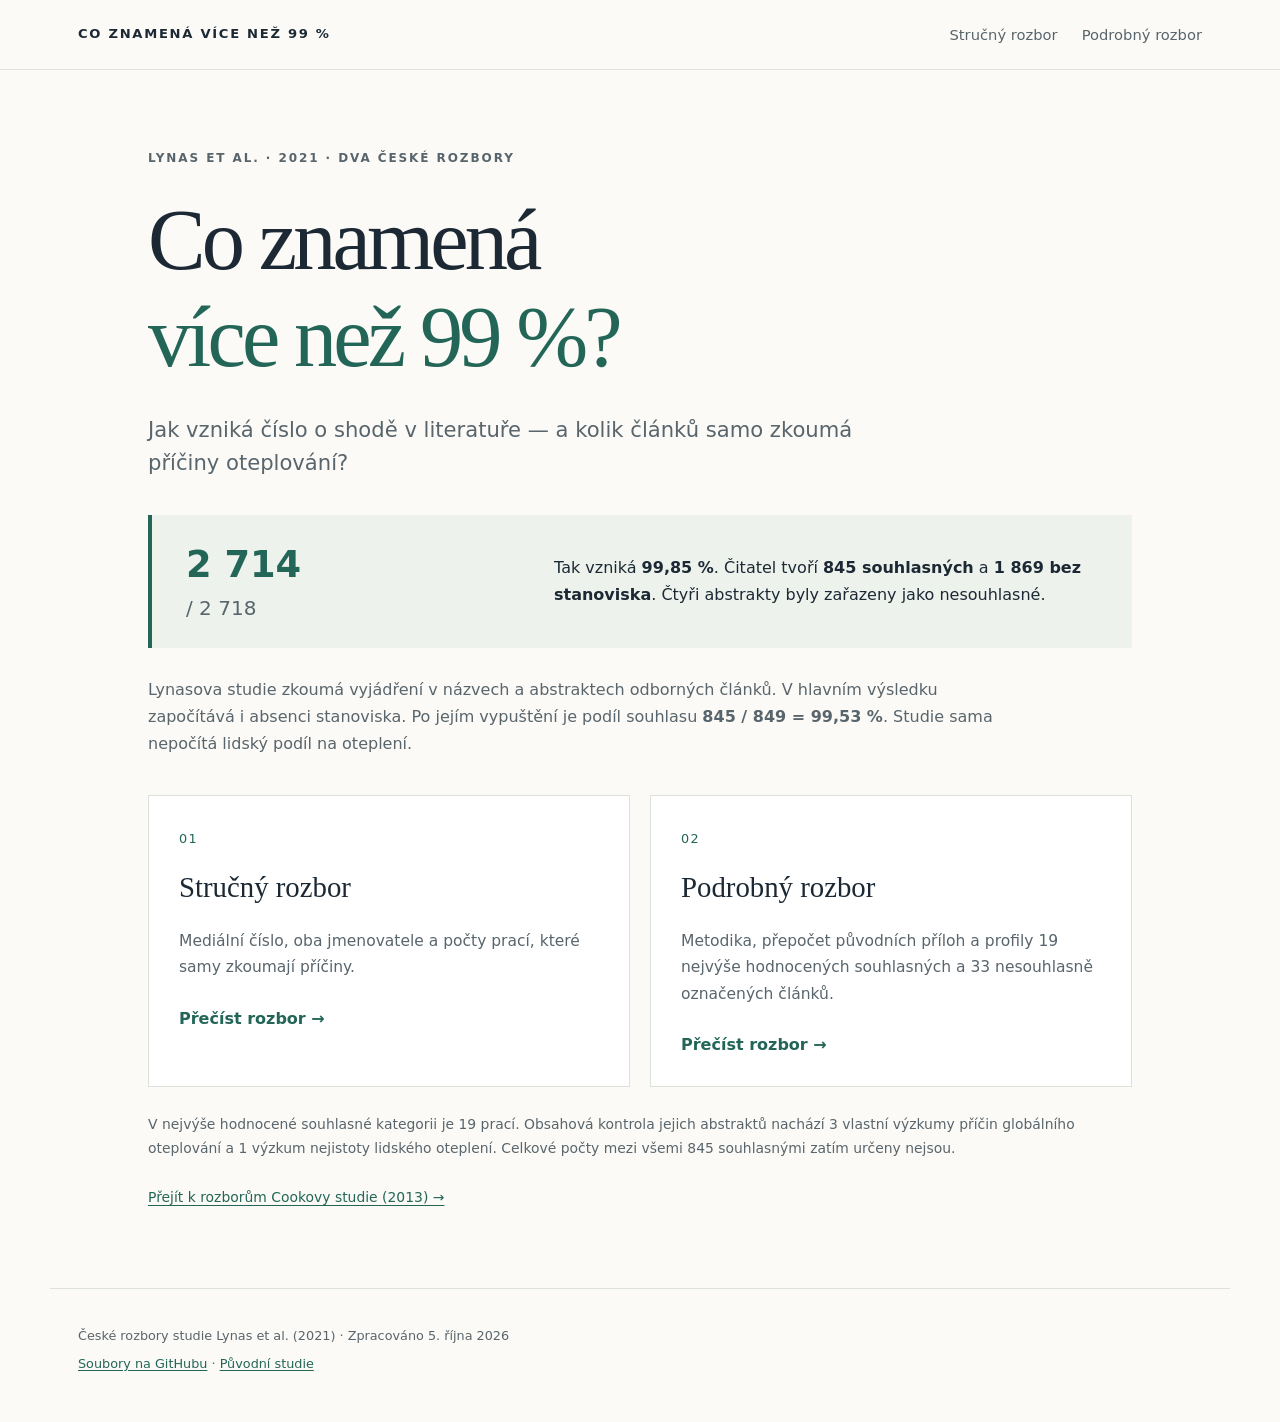
<file: index.html>
<!doctype html>
<html lang="cs"><head><meta charset="utf-8"><meta name="viewport" content="width=device-width, initial-scale=1"><meta name="description" content="Český rozbor čísla více než 99 %: souhlas, absence stanoviska a vlastní výzkum příčin v Lynasově studii z roku 2021."><meta name="color-scheme" content="light"><title>Dva rozbory Lynasovy studie — Co znamená více než 99 %</title><link rel="stylesheet" href="styles.css"></head><body><a class="skip" href="#main">Přejít na obsah</a><header class="site-header"><div class="nav-wrap"><a class="brand" href="index.html">CO ZNAMENÁ VÍCE NEŽ 99 %</a><nav aria-label="Hlavní navigace"><a href="strucny-rozbor.html" >Stručný rozbor</a><a href="podrobny-rozbor.html" >Podrobný rozbor</a></nav></div></header><main id="main" class="home"><div class="eyebrow">LYNAS ET AL. · 2021 · DVA ČESKÉ ROZBORY</div><h1>Co znamená<br><span>více než 99 %?</span></h1><p class="lead">Jak vzniká číslo o shodě v literatuře — a kolik článků samo zkoumá příčiny oteplování?</p><div class="overview"><div class="number">2 714 <span>/ 2 718</span></div><p>Tak vzniká <strong>99,85 %</strong>. Čitatel tvoří <strong>845 souhlasných</strong> a <strong>1 869 bez stanoviska</strong>. Čtyři abstrakty byly zařazeny jako nesouhlasné.</p></div><p class="intro">Lynasova studie zkoumá vyjádření v názvech a abstraktech odborných článků. V hlavním výsledku započítává i absenci stanoviska. Po jejím vypuštění je podíl souhlasu <strong>845 / 849 = 99,53 %</strong>. Studie sama nepočítá lidský podíl na oteplení.</p><div class="cards"><a class="card" href="strucny-rozbor.html"><span class="card-number">01</span><h2>Stručný rozbor</h2><p>Mediální číslo, oba jmenovatele a počty prací, které samy zkoumají příčiny.</p><span class="card-link">Přečíst rozbor →</span></a><a class="card" href="podrobny-rozbor.html"><span class="card-number">02</span><h2>Podrobný rozbor</h2><p>Metodika, přepočet původních příloh a profily 19 nejvýše hodnocených souhlasných a 33 nesouhlasně označených článků.</p><span class="card-link">Přečíst rozbor →</span></a></div><p class="home-note">V nejvýše hodnocené souhlasné kategorii je 19 prací. Obsahová kontrola jejich abstraktů nachází 3 vlastní výzkumy příčin globálního oteplování a 1 výzkum nejistoty lidského oteplení. Celkové počty mezi všemi 845 souhlasnými zatím určeny nejsou.</p><p class="home-note"><a href="https://nabiknab-eng.github.io/cook-2013-rozbory/">Přejít k rozborům Cookovy studie (2013) →</a></p></main><footer class="site-footer"><p>České rozbory studie Lynas et al. (2021) · Zpracováno 5. října 2026</p><p><a href="https://github.com/nabiknab-eng/lynas-2021-rozbory">Soubory na GitHubu</a> · <a href="https://doi.org/10.1088/1748-9326/ac2966">Původní studie</a></p></footer></body></html>
</file>
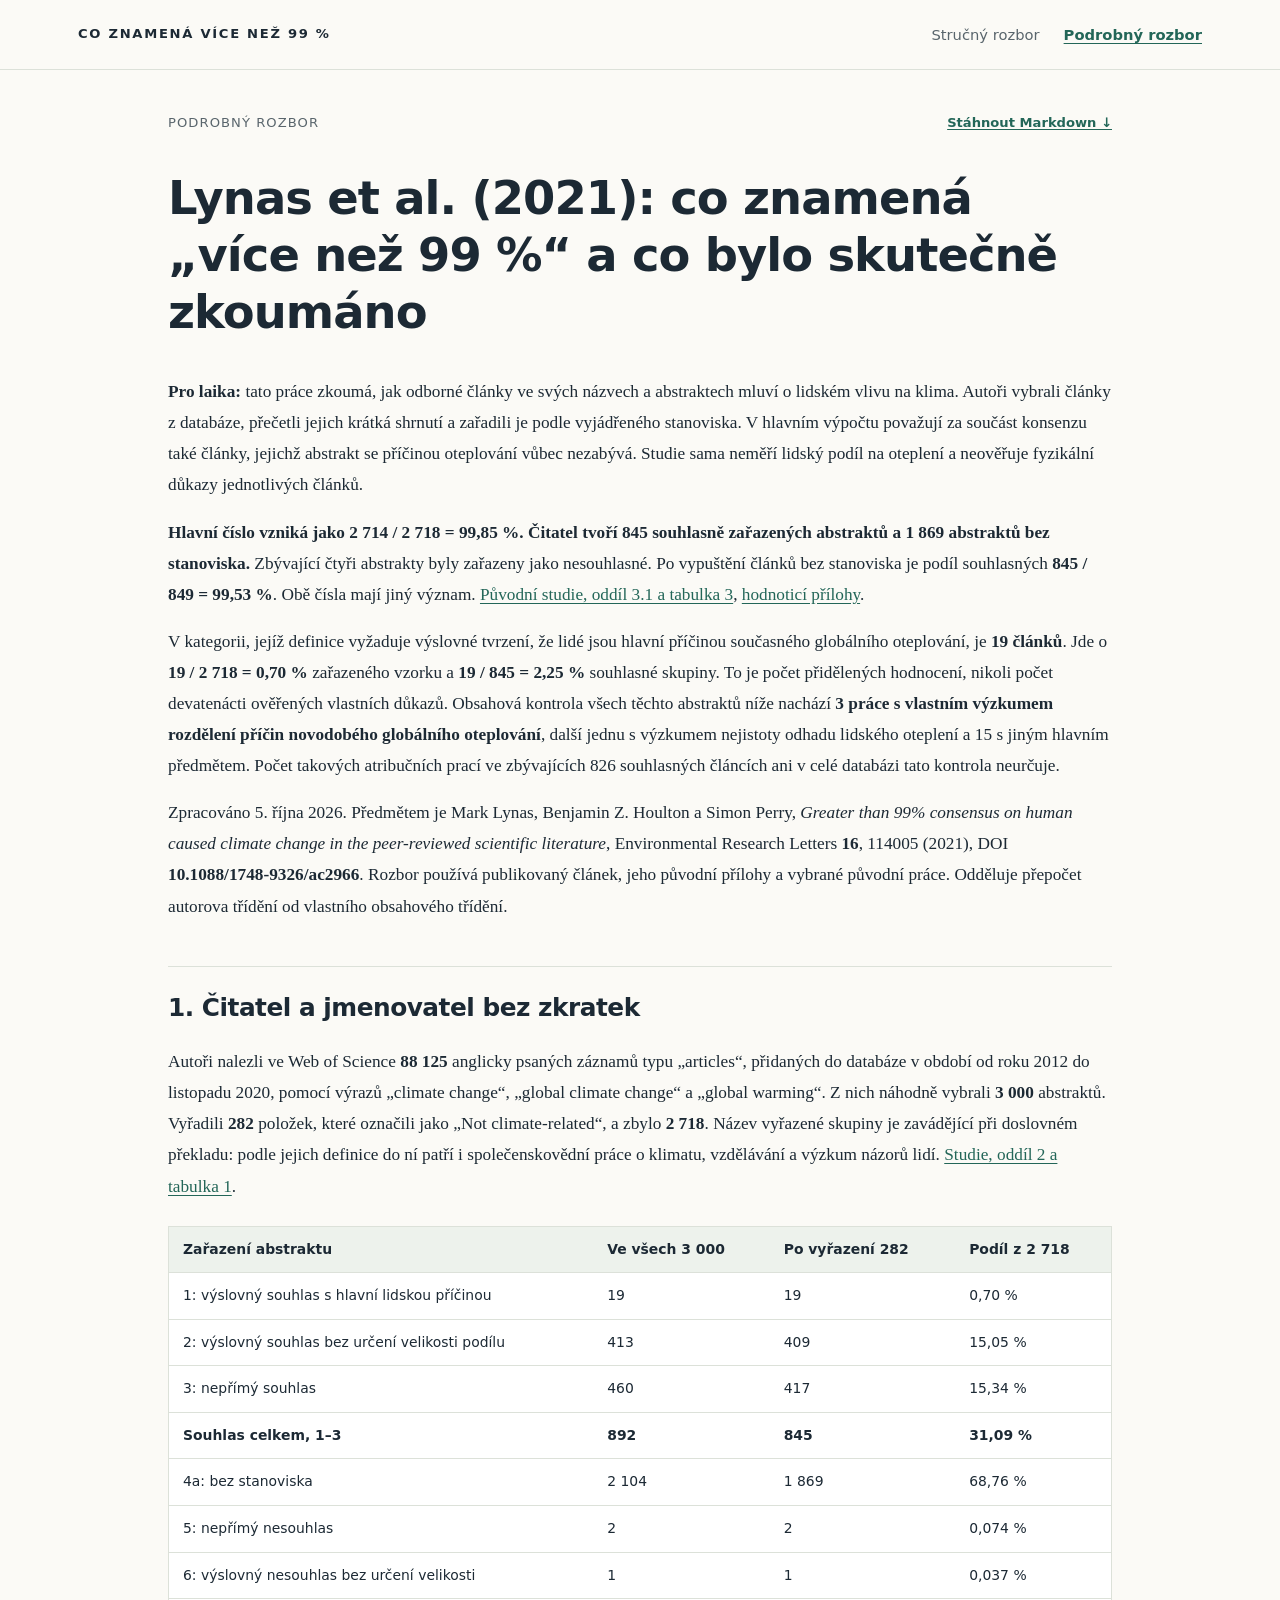
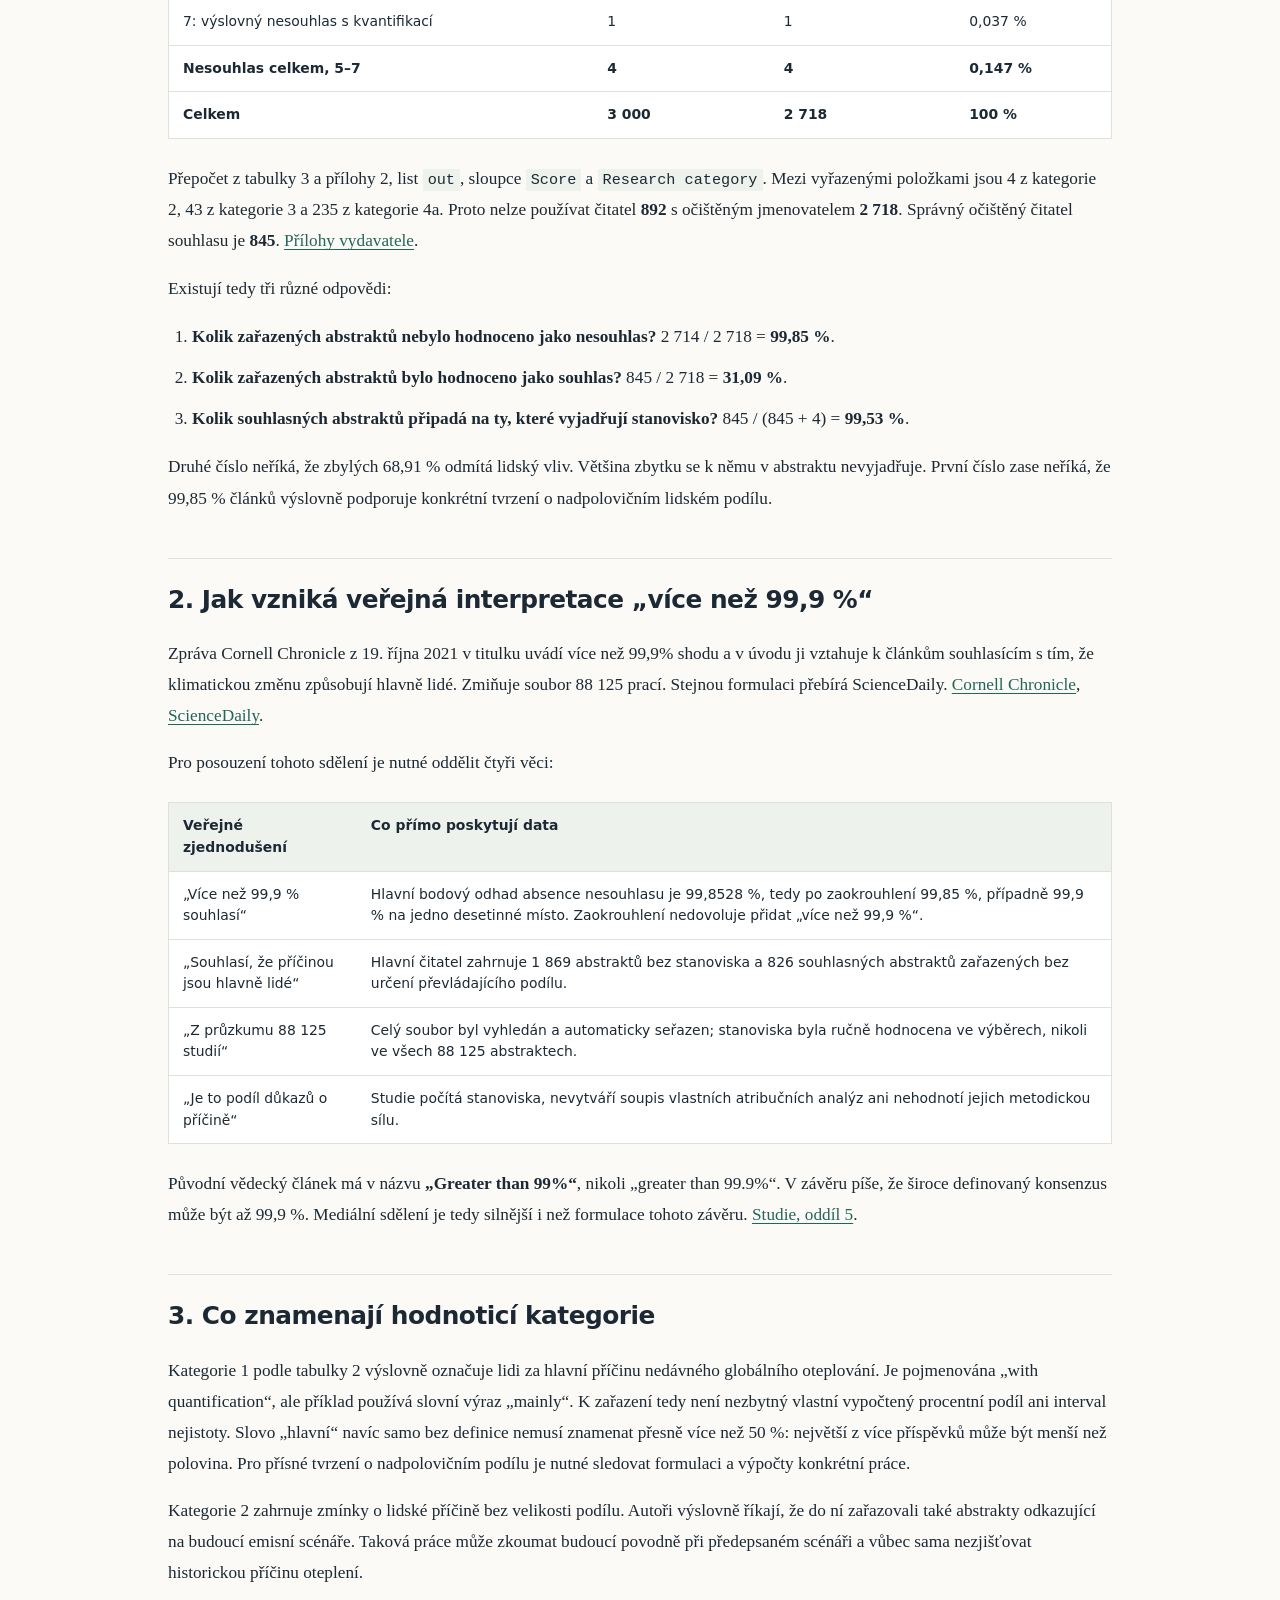
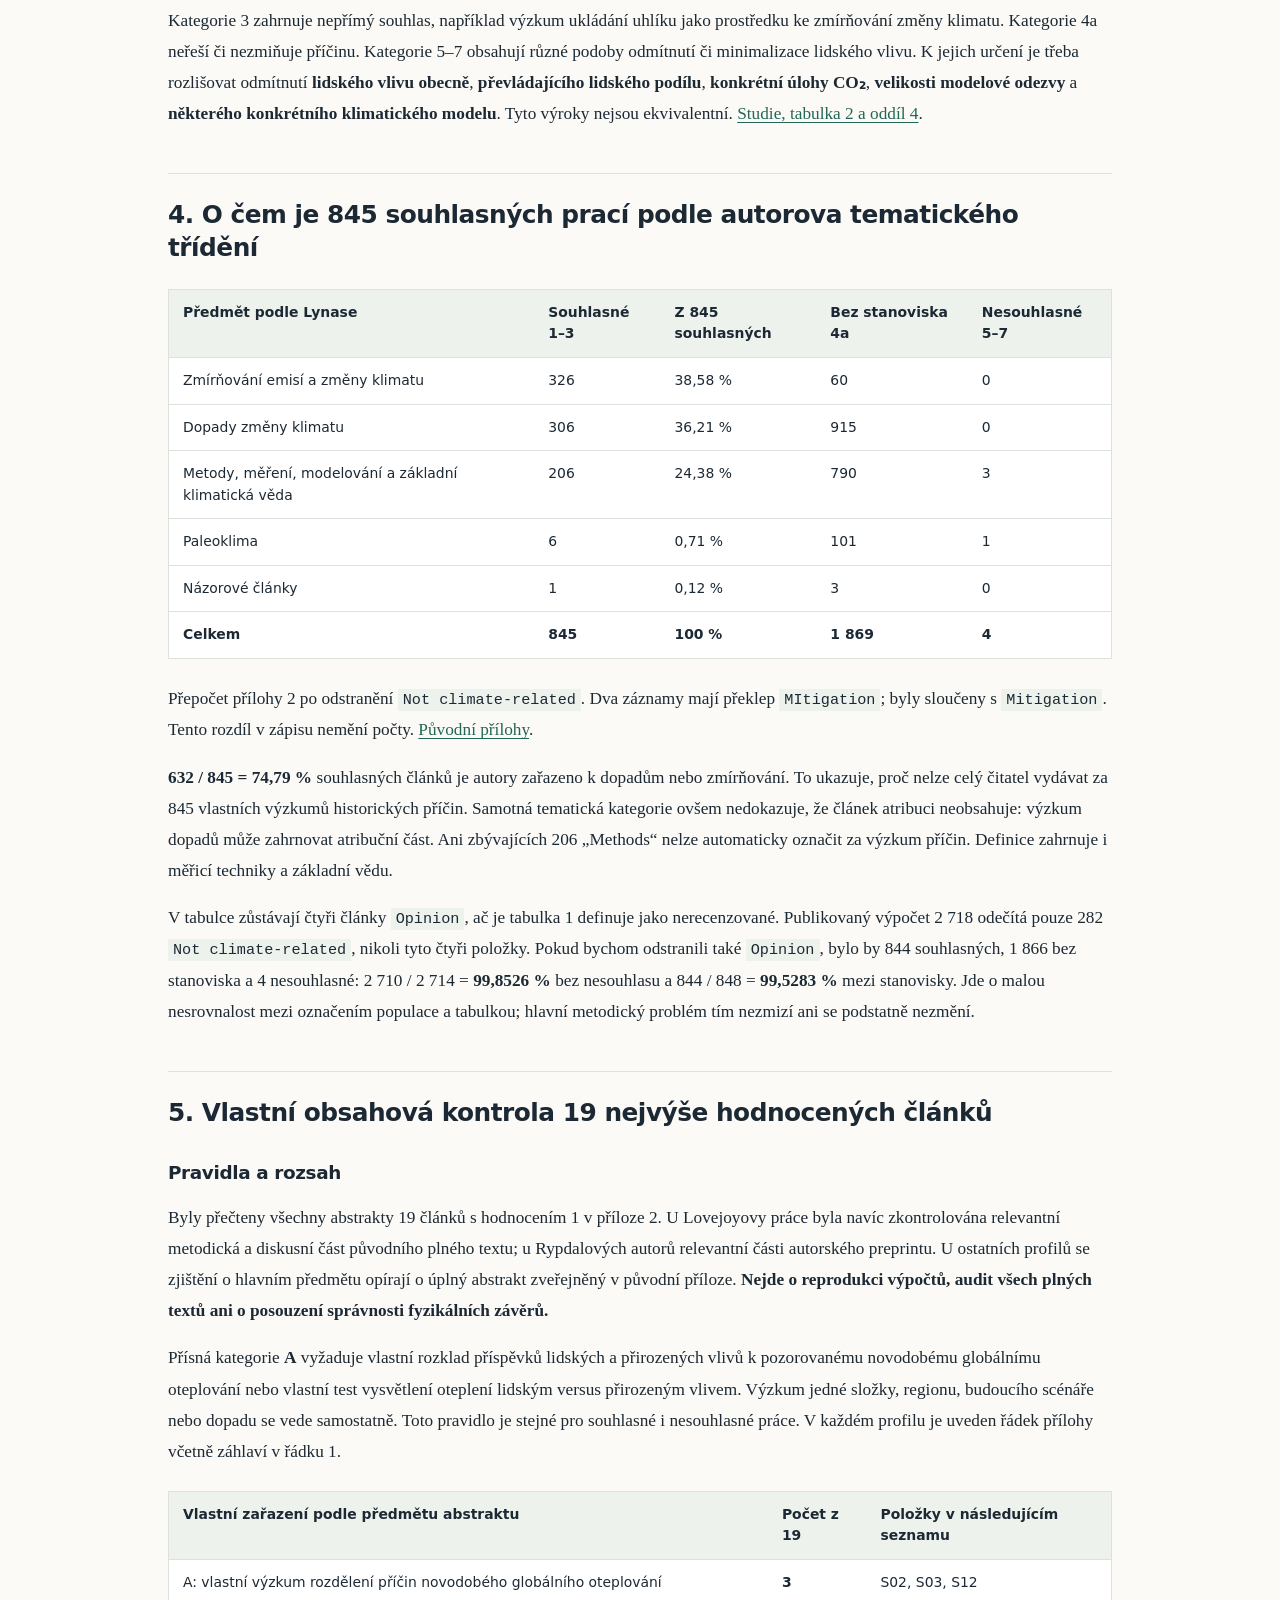
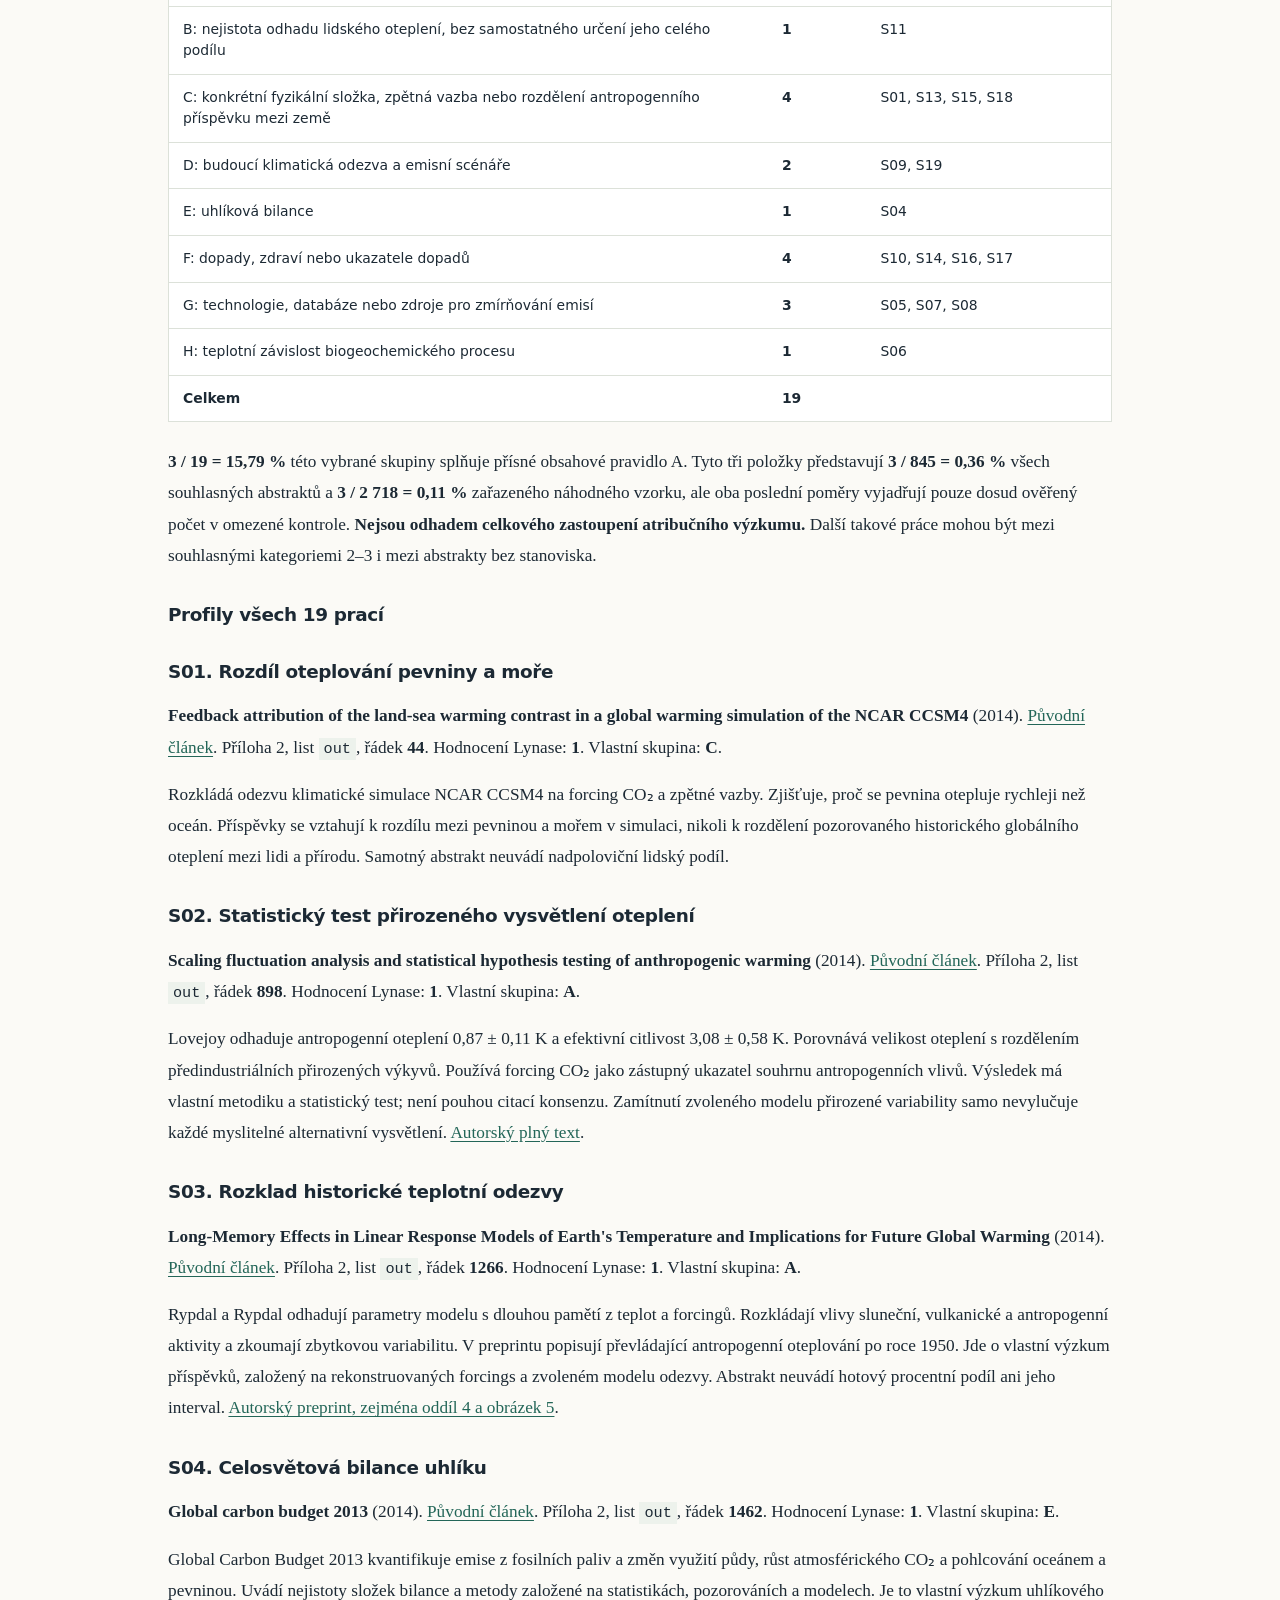
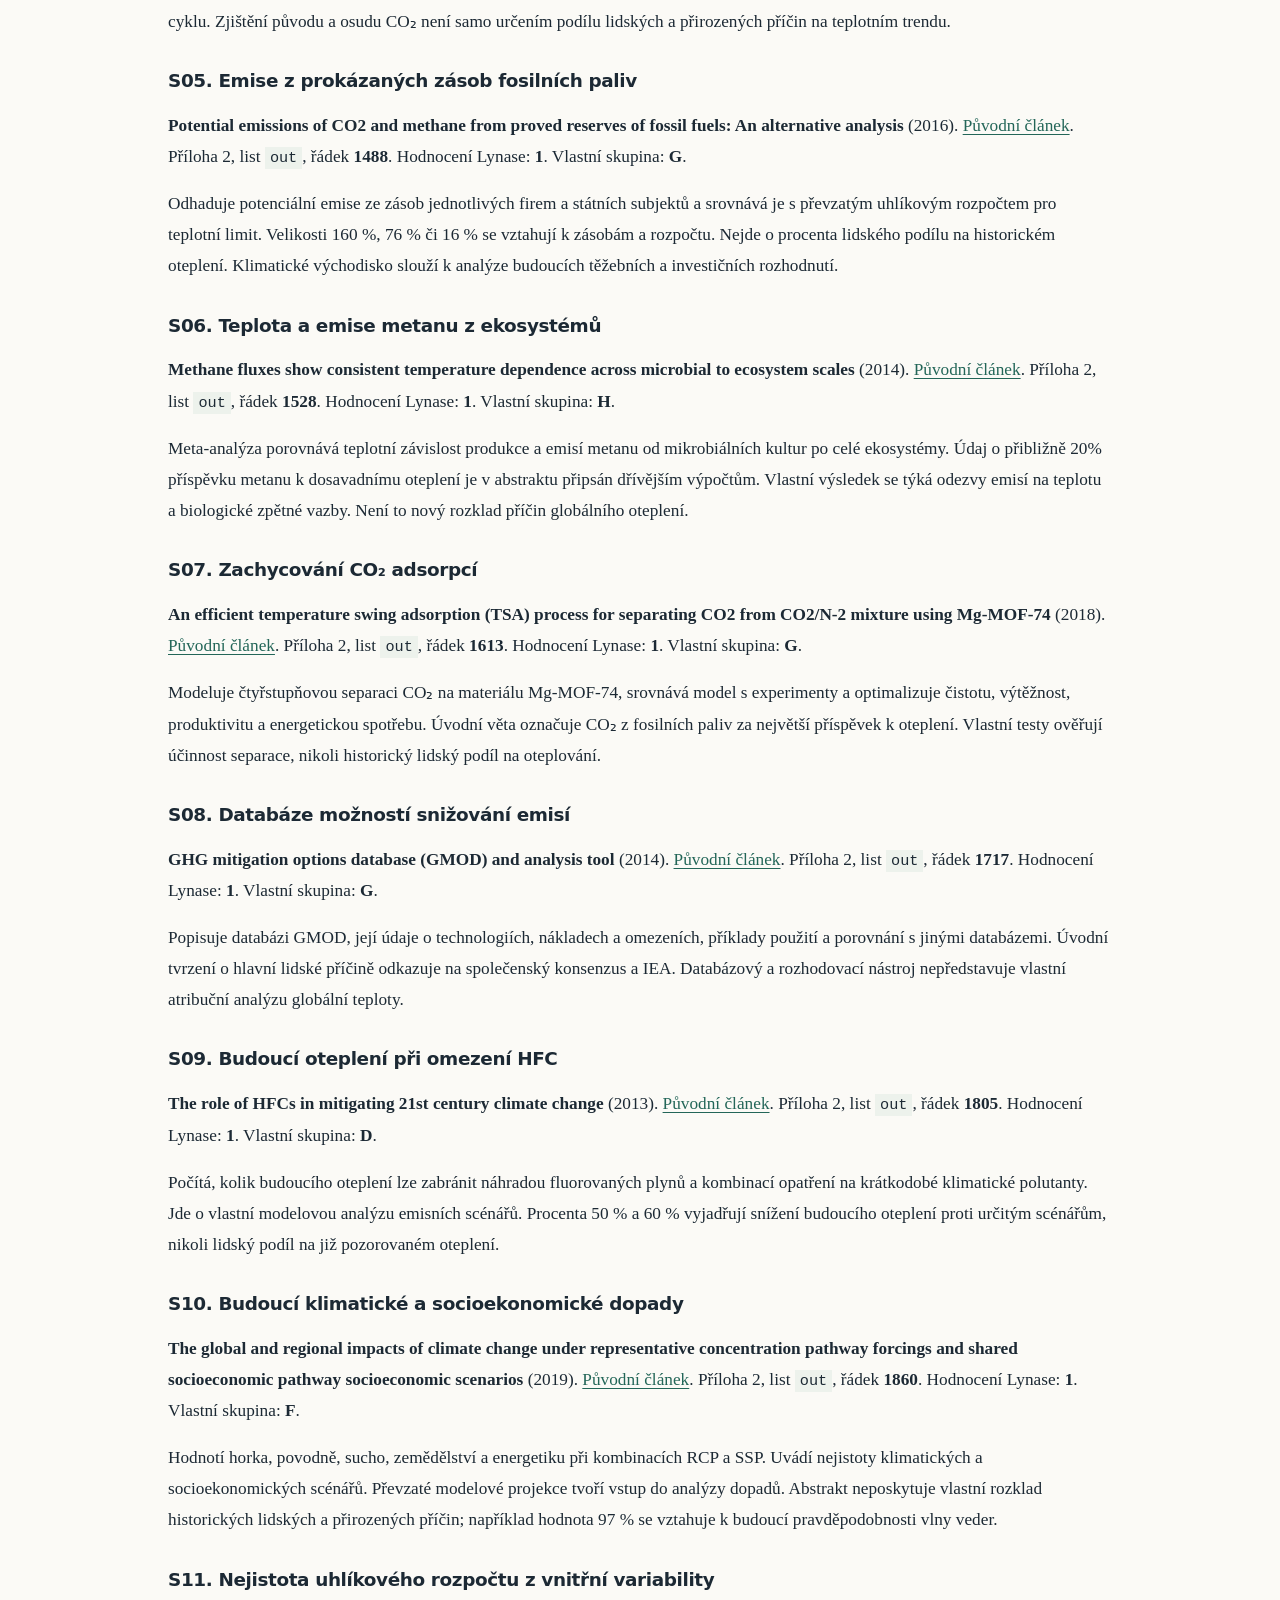
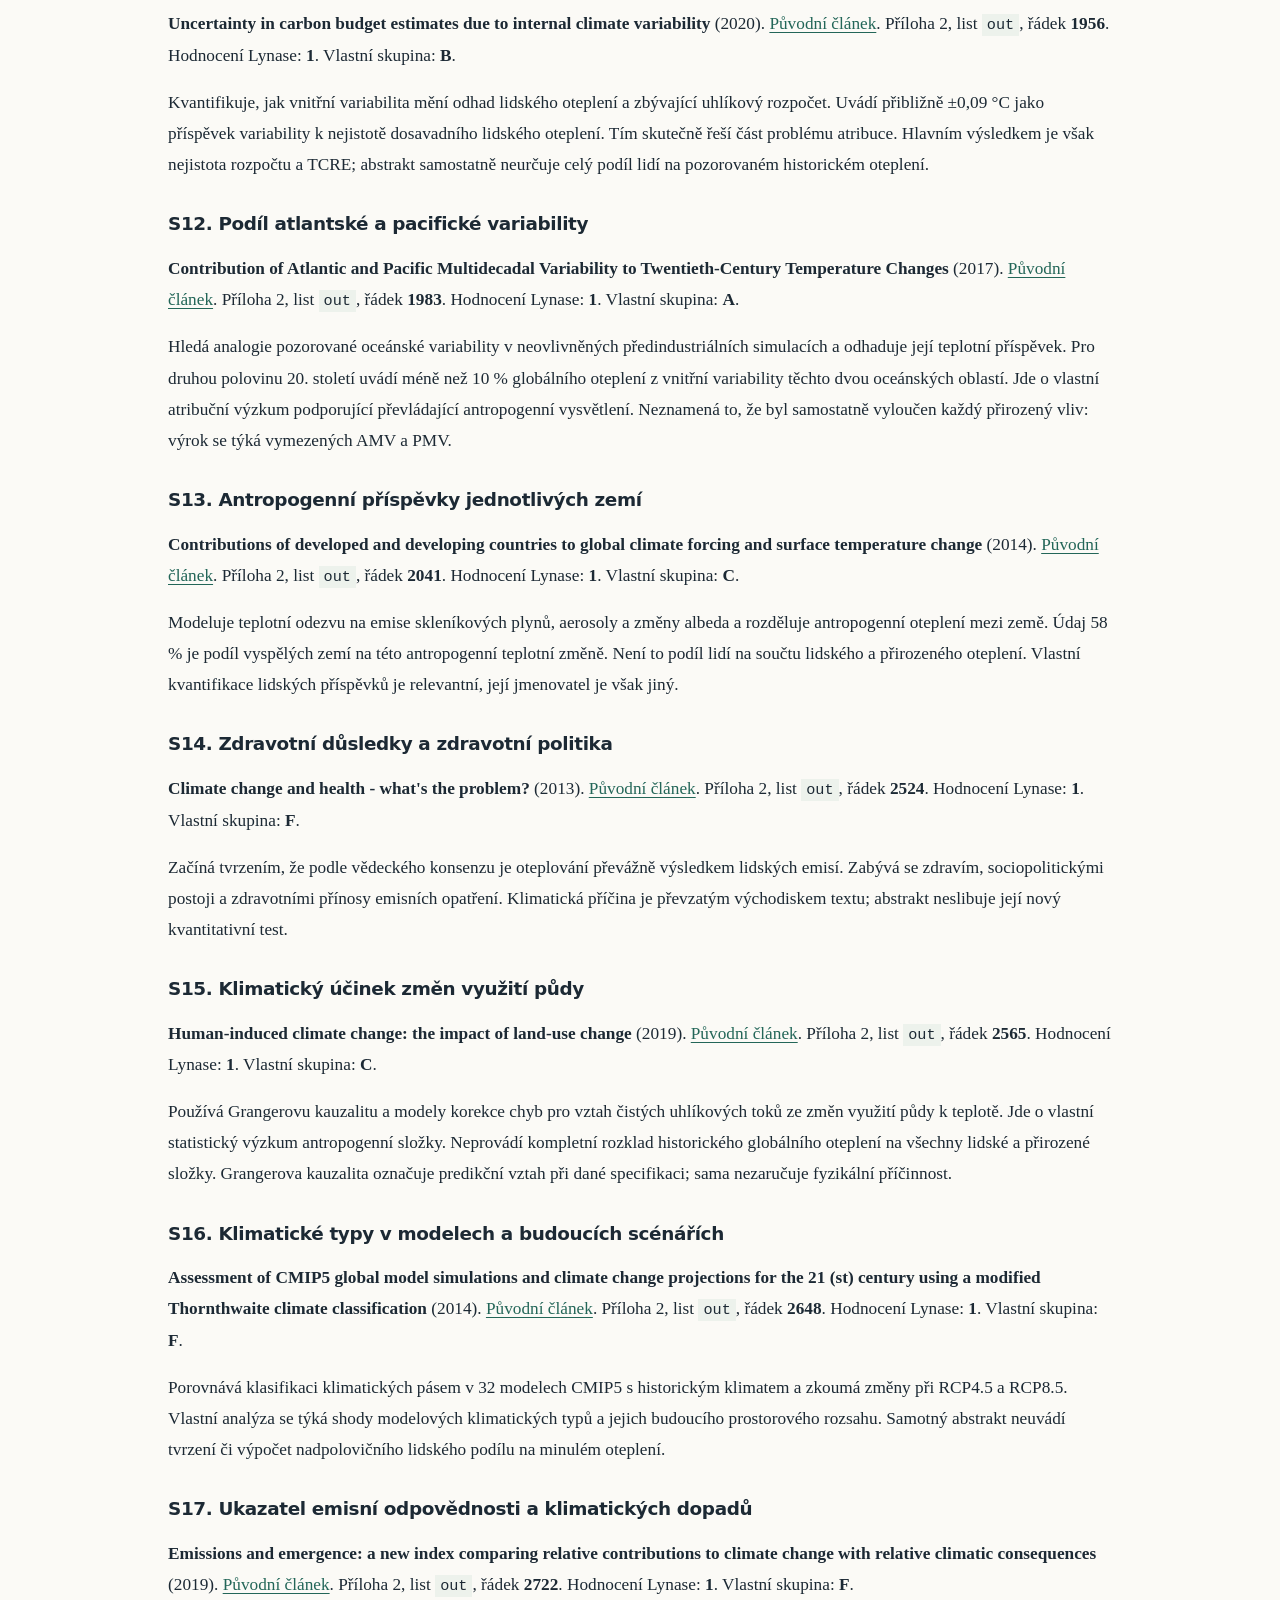
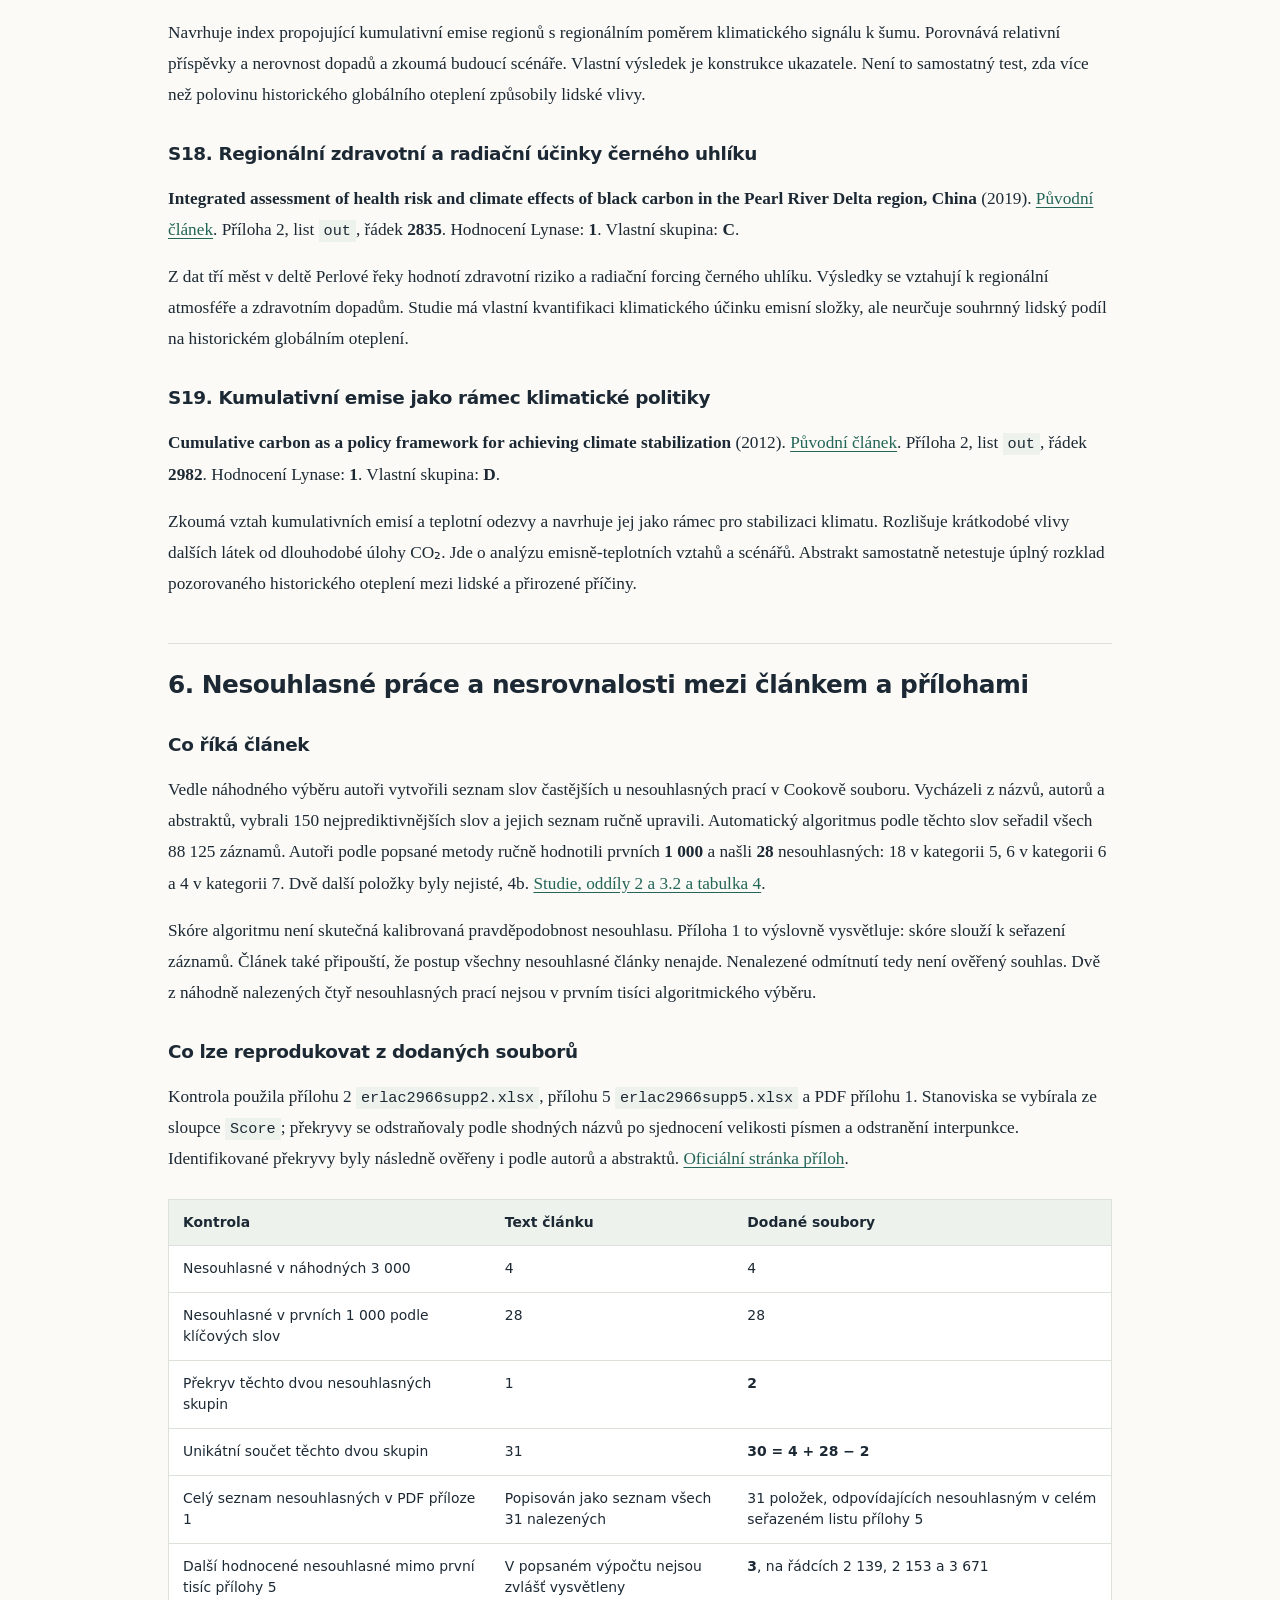
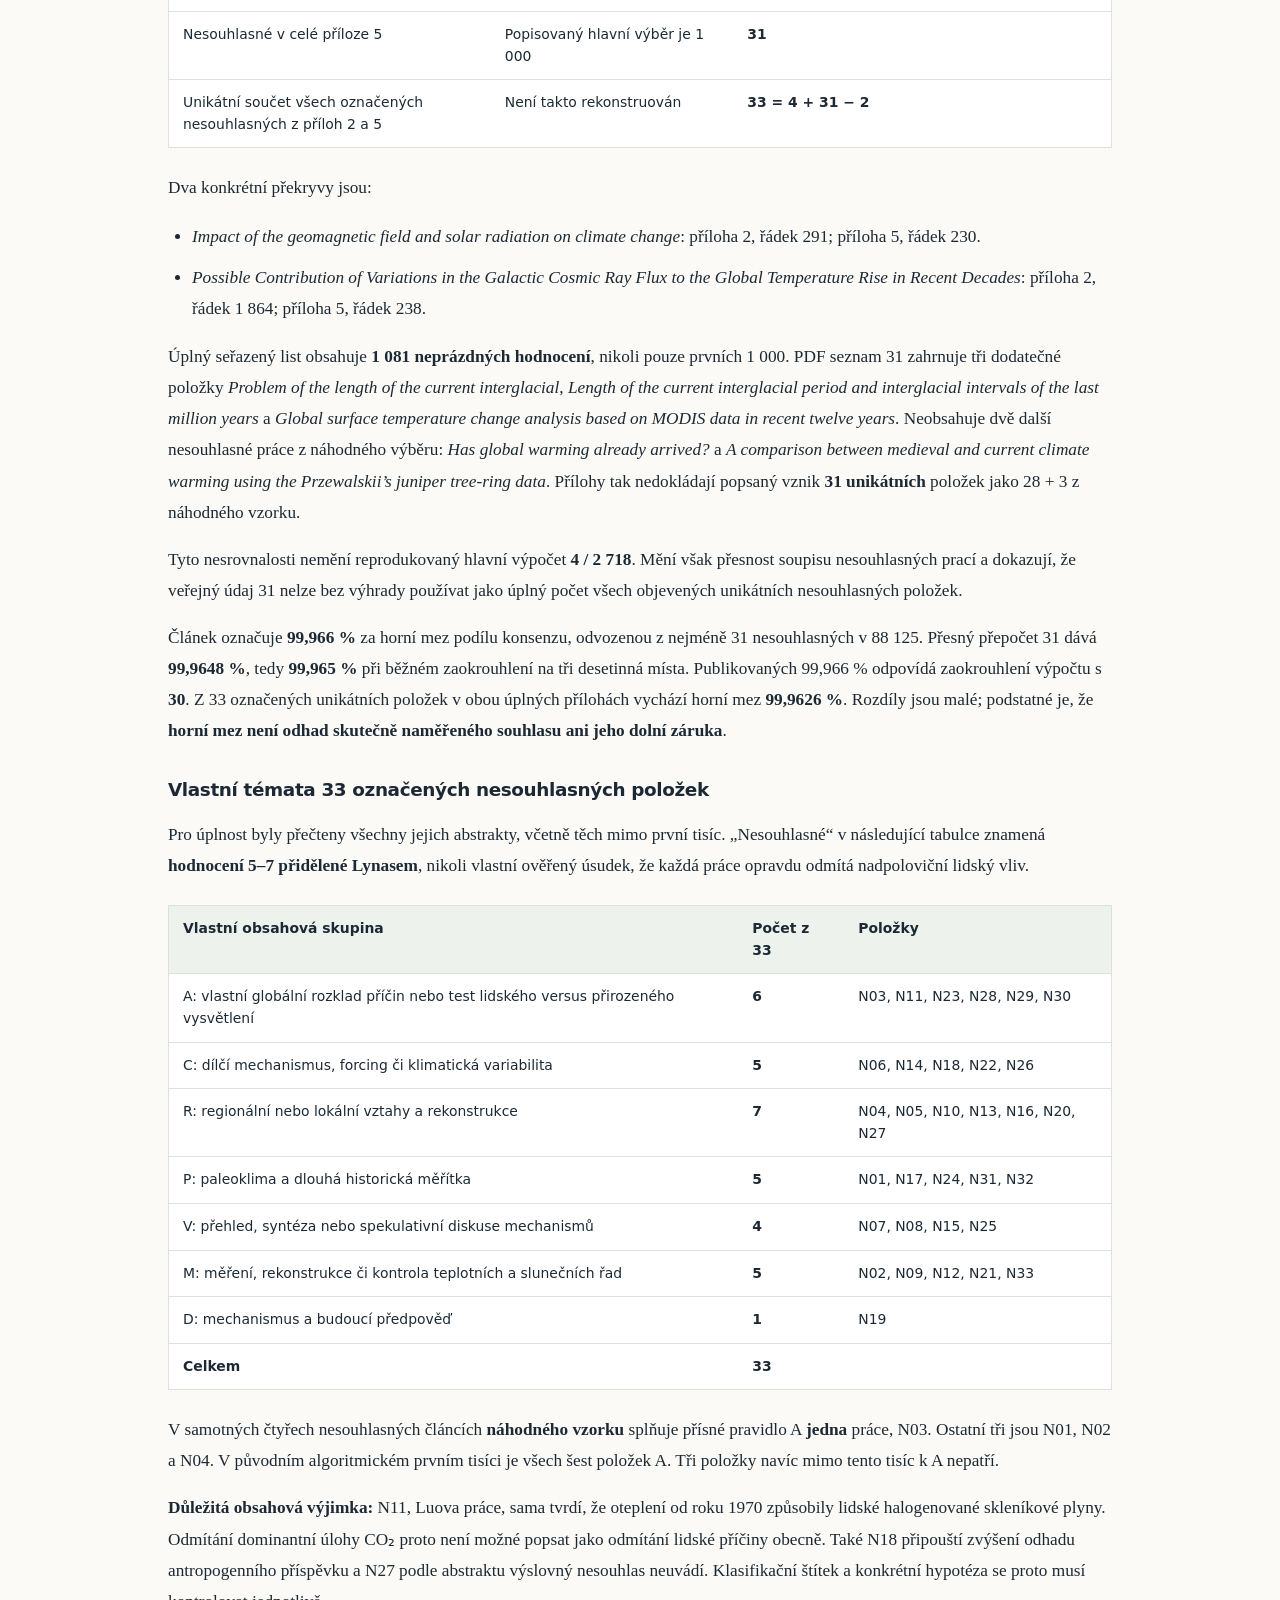
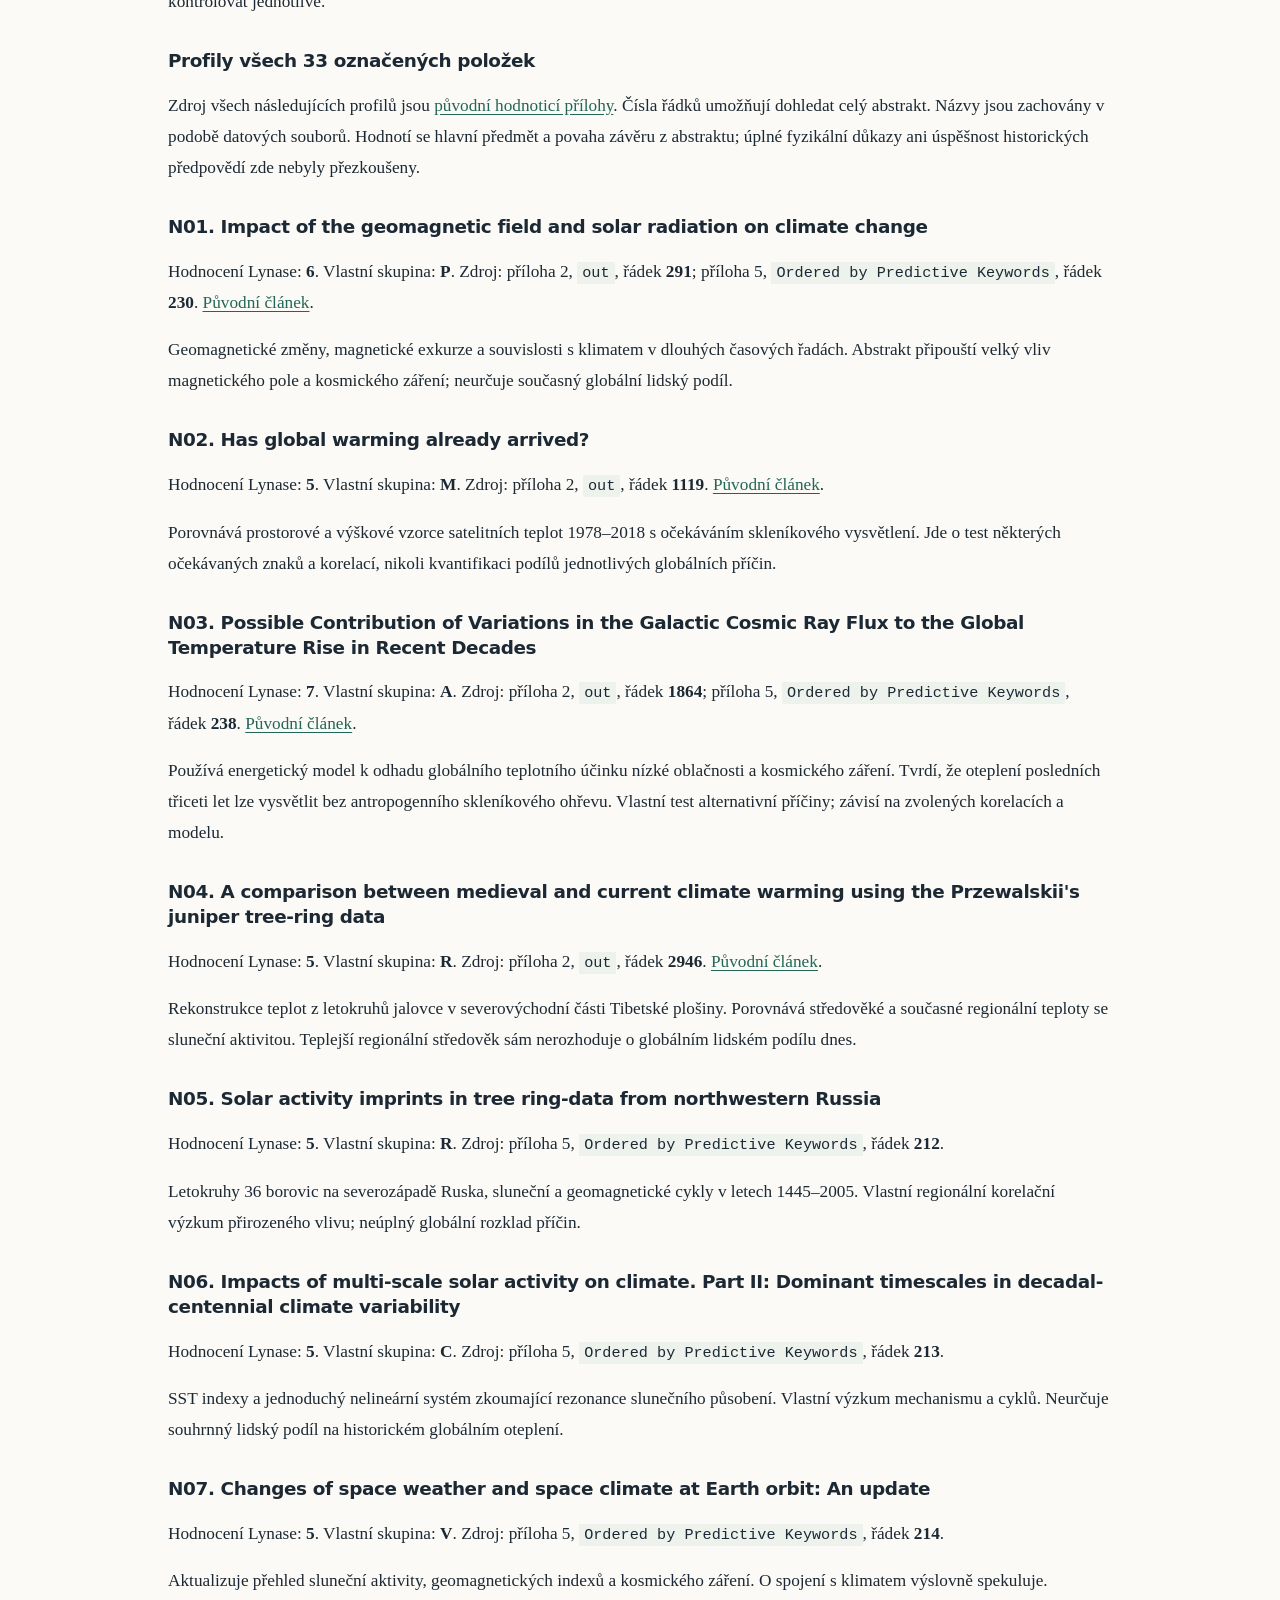
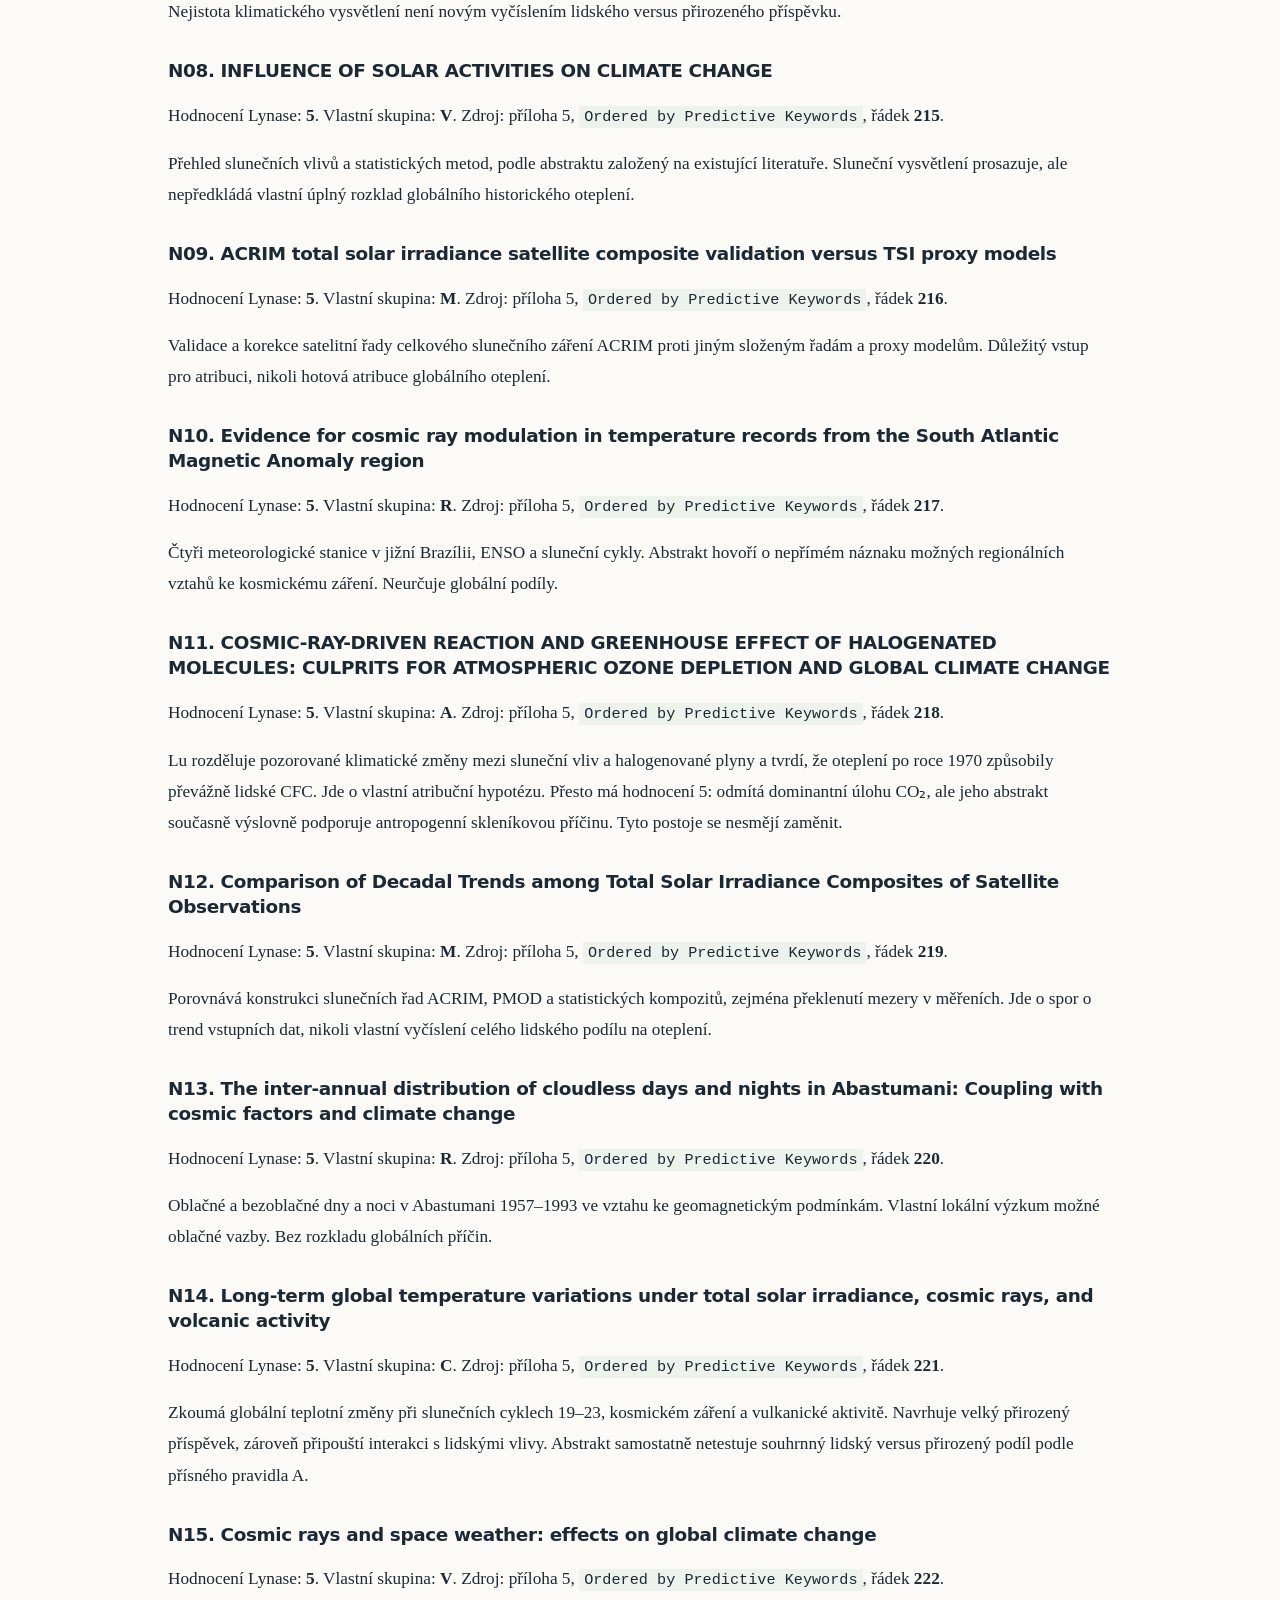
<file: podrobny-rozbor.html>
<!doctype html>
<html lang="cs"><head><meta charset="utf-8"><meta name="viewport" content="width=device-width, initial-scale=1"><meta name="description" content="Metodika, přepočet původních příloh a profily 19 nejvýše hodnocených souhlasných a 33 nesouhlasně označených článků."><meta name="color-scheme" content="light"><title>Podrobný rozbor — Co znamená více než 99 %</title><link rel="stylesheet" href="styles.css"></head><body><a class="skip" href="#main">Přejít na obsah</a><header class="site-header"><div class="nav-wrap"><a class="brand" href="index.html">CO ZNAMENÁ VÍCE NEŽ 99 %</a><nav aria-label="Hlavní navigace"><a href="strucny-rozbor.html" >Stručný rozbor</a><a href="podrobny-rozbor.html" aria-current="page">Podrobný rozbor</a></nav></div></header><main id="main" class="document"><div class="document-meta"><span>Podrobný rozbor</span><a href="lynas_2021_podrobny_rozbor.md" download>Stáhnout Markdown ↓</a></div><article><h1 id="oddil-lynas-et-al-2021-co-znamena-vice-nez-99-a-co-bylo-skutecne-zkoumano">Lynas et al. (2021): co znamená „více než 99 %“ a co bylo skutečně zkoumáno</h1>
<p><strong>Pro laika:</strong> tato práce zkoumá, jak odborné články ve svých názvech a abstraktech mluví o lidském vlivu na klima. Autoři vybrali články z databáze, přečetli jejich krátká shrnutí a zařadili je podle vyjádřeného stanoviska. V hlavním výpočtu považují za součást konsenzu také články, jejichž abstrakt se příčinou oteplování vůbec nezabývá. Studie sama neměří lidský podíl na oteplení a neověřuje fyzikální důkazy jednotlivých článků.</p>
<p><strong>Hlavní číslo vzniká jako 2 714 / 2 718 = 99,85 %. Čitatel tvoří 845 souhlasně zařazených abstraktů a 1 869 abstraktů bez stanoviska.</strong> Zbývající čtyři abstrakty byly zařazeny jako nesouhlasné. Po vypuštění článků bez stanoviska je podíl souhlasných <strong>845 / 849 = 99,53 %</strong>. Obě čísla mají jiný význam. <a href="https://doi.org/10.1088/1748-9326/ac2966">Původní studie, oddíl 3.1 a tabulka 3</a>, <a href="https://iopscience.iop.org/article/10.1088/1748-9326/ac2966/data">hodnoticí přílohy</a>.</p>
<p>V kategorii, jejíž definice vyžaduje výslovné tvrzení, že lidé jsou hlavní příčinou současného globálního oteplování, je <strong>19 článků</strong>. Jde o <strong>19 / 2 718 = 0,70 %</strong> zařazeného vzorku a <strong>19 / 845 = 2,25 %</strong> souhlasné skupiny. To je počet přidělených hodnocení, nikoli počet devatenácti ověřených vlastních důkazů. Obsahová kontrola všech těchto abstraktů níže nachází <strong>3 práce s vlastním výzkumem rozdělení příčin novodobého globálního oteplování</strong>, další jednu s výzkumem nejistoty odhadu lidského oteplení a 15 s jiným hlavním předmětem. Počet takových atribučních prací ve zbývajících 826 souhlasných článcích ani v celé databázi tato kontrola neurčuje.</p>
<p>Zpracováno 5. října 2026. Předmětem je Mark Lynas, Benjamin Z. Houlton a Simon Perry, <em>Greater than 99% consensus on human caused climate change in the peer-reviewed scientific literature</em>, Environmental Research Letters <strong>16</strong>, 114005 (2021), DOI <strong>10.1088/1748-9326/ac2966</strong>. Rozbor používá publikovaný článek, jeho původní přílohy a vybrané původní práce. Odděluje přepočet autorova třídění od vlastního obsahového třídění.</p>
<h2 id="oddil-1-citatel-a-jmenovatel-bez-zkratek">1. Čitatel a jmenovatel bez zkratek</h2>
<p>Autoři nalezli ve Web of Science <strong>88 125</strong> anglicky psaných záznamů typu „articles“, přidaných do databáze v období od roku 2012 do listopadu 2020, pomocí výrazů „climate change“, „global climate change“ a „global warming“. Z nich náhodně vybrali <strong>3 000</strong> abstraktů. Vyřadili <strong>282</strong> položek, které označili jako „Not climate-related“, a zbylo <strong>2 718</strong>. Název vyřazené skupiny je zavádějící při doslovném překladu: podle jejich definice do ní patří i společenskovědní práce o klimatu, vzdělávání a výzkum názorů lidí. <a href="https://doi.org/10.1088/1748-9326/ac2966">Studie, oddíl 2 a tabulka 1</a>.</p>
<div class="table-scroll" role="region" aria-label="Tabulka" tabindex="0"><table>
<thead>
<tr>
<th>Zařazení abstraktu</th>
<th align="right">Ve všech 3 000</th>
<th align="right">Po vyřazení 282</th>
<th align="right">Podíl z 2 718</th>
</tr>
</thead>
<tbody><tr>
<td>1: výslovný souhlas s hlavní lidskou příčinou</td>
<td align="right">19</td>
<td align="right">19</td>
<td align="right">0,70 %</td>
</tr>
<tr>
<td>2: výslovný souhlas bez určení velikosti podílu</td>
<td align="right">413</td>
<td align="right">409</td>
<td align="right">15,05 %</td>
</tr>
<tr>
<td>3: nepřímý souhlas</td>
<td align="right">460</td>
<td align="right">417</td>
<td align="right">15,34 %</td>
</tr>
<tr>
<td><strong>Souhlas celkem, 1–3</strong></td>
<td align="right"><strong>892</strong></td>
<td align="right"><strong>845</strong></td>
<td align="right"><strong>31,09 %</strong></td>
</tr>
<tr>
<td>4a: bez stanoviska</td>
<td align="right">2 104</td>
<td align="right">1 869</td>
<td align="right">68,76 %</td>
</tr>
<tr>
<td>5: nepřímý nesouhlas</td>
<td align="right">2</td>
<td align="right">2</td>
<td align="right">0,074 %</td>
</tr>
<tr>
<td>6: výslovný nesouhlas bez určení velikosti</td>
<td align="right">1</td>
<td align="right">1</td>
<td align="right">0,037 %</td>
</tr>
<tr>
<td>7: výslovný nesouhlas s kvantifikací</td>
<td align="right">1</td>
<td align="right">1</td>
<td align="right">0,037 %</td>
</tr>
<tr>
<td><strong>Nesouhlas celkem, 5–7</strong></td>
<td align="right"><strong>4</strong></td>
<td align="right"><strong>4</strong></td>
<td align="right"><strong>0,147 %</strong></td>
</tr>
<tr>
<td><strong>Celkem</strong></td>
<td align="right"><strong>3 000</strong></td>
<td align="right"><strong>2 718</strong></td>
<td align="right"><strong>100 %</strong></td>
</tr>
</tbody></table></div>
<p>Přepočet z tabulky 3 a přílohy 2, list <code>out</code>, sloupce <code>Score</code> a <code>Research category</code>. Mezi vyřazenými položkami jsou 4 z kategorie 2, 43 z kategorie 3 a 235 z kategorie 4a. Proto nelze používat čitatel <strong>892</strong> s očištěným jmenovatelem <strong>2 718</strong>. Správný očištěný čitatel souhlasu je <strong>845</strong>. <a href="https://iopscience.iop.org/article/10.1088/1748-9326/ac2966/data">Přílohy vydavatele</a>.</p>
<p>Existují tedy tři různé odpovědi:</p>
<ol>
<li><strong>Kolik zařazených abstraktů nebylo hodnoceno jako nesouhlas?</strong> 2 714 / 2 718 = <strong>99,85 %</strong>.</li>
<li><strong>Kolik zařazených abstraktů bylo hodnoceno jako souhlas?</strong> 845 / 2 718 = <strong>31,09 %</strong>.</li>
<li><strong>Kolik souhlasných abstraktů připadá na ty, které vyjadřují stanovisko?</strong> 845 / (845 + 4) = <strong>99,53 %</strong>.</li>
</ol>
<p>Druhé číslo neříká, že zbylých 68,91 % odmítá lidský vliv. Většina zbytku se k němu v abstraktu nevyjadřuje. První číslo zase neříká, že 99,85 % článků výslovně podporuje konkrétní tvrzení o nadpolovičním lidském podílu.</p>
<h2 id="oddil-2-jak-vznika-verejna-interpretace-vice-nez-99-9">2. Jak vzniká veřejná interpretace „více než 99,9 %“</h2>
<p>Zpráva Cornell Chronicle z 19. října 2021 v titulku uvádí více než 99,9% shodu a v úvodu ji vztahuje k článkům souhlasícím s tím, že klimatickou změnu způsobují hlavně lidé. Zmiňuje soubor 88 125 prací. Stejnou formulaci přebírá ScienceDaily. <a href="https://news.cornell.edu/stories/2021/10/more-999-studies-agree-humans-caused-climate-change">Cornell Chronicle</a>, <a href="https://www.sciencedaily.com/releases/2021/10/211019082702.htm">ScienceDaily</a>.</p>
<p>Pro posouzení tohoto sdělení je nutné oddělit čtyři věci:</p>
<div class="table-scroll" role="region" aria-label="Tabulka" tabindex="0"><table>
<thead>
<tr>
<th>Veřejné zjednodušení</th>
<th>Co přímo poskytují data</th>
</tr>
</thead>
<tbody><tr>
<td>„Více než 99,9 % souhlasí“</td>
<td>Hlavní bodový odhad absence nesouhlasu je 99,8528 %, tedy po zaokrouhlení 99,85 %, případně 99,9 % na jedno desetinné místo. Zaokrouhlení nedovoluje přidat „více než 99,9 %“.</td>
</tr>
<tr>
<td>„Souhlasí, že příčinou jsou hlavně lidé“</td>
<td>Hlavní čitatel zahrnuje 1 869 abstraktů bez stanoviska a 826 souhlasných abstraktů zařazených bez určení převládajícího podílu.</td>
</tr>
<tr>
<td>„Z průzkumu 88 125 studií“</td>
<td>Celý soubor byl vyhledán a automaticky seřazen; stanoviska byla ručně hodnocena ve výběrech, nikoli ve všech 88 125 abstraktech.</td>
</tr>
<tr>
<td>„Je to podíl důkazů o příčině“</td>
<td>Studie počítá stanoviska, nevytváří soupis vlastních atribučních analýz ani nehodnotí jejich metodickou sílu.</td>
</tr>
</tbody></table></div>
<p>Původní vědecký článek má v názvu <strong>„Greater than 99%“</strong>, nikoli „greater than 99.9%“. V závěru píše, že široce definovaný konsenzus může být až 99,9 %. Mediální sdělení je tedy silnější i než formulace tohoto závěru. <a href="https://doi.org/10.1088/1748-9326/ac2966">Studie, oddíl 5</a>.</p>
<h2 id="oddil-3-co-znamenaji-hodnotici-kategorie">3. Co znamenají hodnoticí kategorie</h2>
<p>Kategorie 1 podle tabulky 2 výslovně označuje lidi za hlavní příčinu nedávného globálního oteplování. Je pojmenována „with quantification“, ale příklad používá slovní výraz „mainly“. K zařazení tedy není nezbytný vlastní vypočtený procentní podíl ani interval nejistoty. Slovo „hlavní“ navíc samo bez definice nemusí znamenat přesně více než 50 %: největší z více příspěvků může být menší než polovina. Pro přísné tvrzení o nadpolovičním podílu je nutné sledovat formulaci a výpočty konkrétní práce.</p>
<p>Kategorie 2 zahrnuje zmínky o lidské příčině bez velikosti podílu. Autoři výslovně říkají, že do ní zařazovali také abstrakty odkazující na budoucí emisní scénáře. Taková práce může zkoumat budoucí povodně při předepsaném scénáři a vůbec sama nezjišťovat historickou příčinu oteplení.</p>
<p>Kategorie 3 zahrnuje nepřímý souhlas, například výzkum ukládání uhlíku jako prostředku ke zmírňování změny klimatu. Kategorie 4a neřeší či nezmiňuje příčinu. Kategorie 5–7 obsahují různé podoby odmítnutí či minimalizace lidského vlivu. K jejich určení je třeba rozlišovat odmítnutí <strong>lidského vlivu obecně</strong>, <strong>převládajícího lidského podílu</strong>, <strong>konkrétní úlohy CO₂</strong>, <strong>velikosti modelové odezvy</strong> a <strong>některého konkrétního klimatického modelu</strong>. Tyto výroky nejsou ekvivalentní. <a href="https://doi.org/10.1088/1748-9326/ac2966">Studie, tabulka 2 a oddíl 4</a>.</p>
<h2 id="oddil-4-o-cem-je-845-souhlasnych-praci-podle-autorova-tematickeho-trideni">4. O čem je 845 souhlasných prací podle autorova tematického třídění</h2>
<div class="table-scroll" role="region" aria-label="Tabulka" tabindex="0"><table>
<thead>
<tr>
<th>Předmět podle Lynase</th>
<th align="right">Souhlasné 1–3</th>
<th align="right">Z 845 souhlasných</th>
<th align="right">Bez stanoviska 4a</th>
<th align="right">Nesouhlasné 5–7</th>
</tr>
</thead>
<tbody><tr>
<td>Zmírňování emisí a změny klimatu</td>
<td align="right">326</td>
<td align="right">38,58 %</td>
<td align="right">60</td>
<td align="right">0</td>
</tr>
<tr>
<td>Dopady změny klimatu</td>
<td align="right">306</td>
<td align="right">36,21 %</td>
<td align="right">915</td>
<td align="right">0</td>
</tr>
<tr>
<td>Metody, měření, modelování a základní klimatická věda</td>
<td align="right">206</td>
<td align="right">24,38 %</td>
<td align="right">790</td>
<td align="right">3</td>
</tr>
<tr>
<td>Paleoklima</td>
<td align="right">6</td>
<td align="right">0,71 %</td>
<td align="right">101</td>
<td align="right">1</td>
</tr>
<tr>
<td>Názorové články</td>
<td align="right">1</td>
<td align="right">0,12 %</td>
<td align="right">3</td>
<td align="right">0</td>
</tr>
<tr>
<td><strong>Celkem</strong></td>
<td align="right"><strong>845</strong></td>
<td align="right"><strong>100 %</strong></td>
<td align="right"><strong>1 869</strong></td>
<td align="right"><strong>4</strong></td>
</tr>
</tbody></table></div>
<p>Přepočet přílohy 2 po odstranění <code>Not climate-related</code>. Dva záznamy mají překlep <code>MItigation</code>; byly sloučeny s <code>Mitigation</code>. Tento rozdíl v zápisu nemění počty. <a href="https://iopscience.iop.org/article/10.1088/1748-9326/ac2966/data">Původní přílohy</a>.</p>
<p><strong>632 / 845 = 74,79 %</strong> souhlasných článků je autory zařazeno k dopadům nebo zmírňování. To ukazuje, proč nelze celý čitatel vydávat za 845 vlastních výzkumů historických příčin. Samotná tematická kategorie ovšem nedokazuje, že článek atribuci neobsahuje: výzkum dopadů může zahrnovat atribuční část. Ani zbývajících 206 „Methods“ nelze automaticky označit za výzkum příčin. Definice zahrnuje i měřicí techniky a základní vědu.</p>
<p>V tabulce zůstávají čtyři články <code>Opinion</code>, ač je tabulka 1 definuje jako nerecenzované. Publikovaný výpočet 2 718 odečítá pouze 282 <code>Not climate-related</code>, nikoli tyto čtyři položky. Pokud bychom odstranili také <code>Opinion</code>, bylo by 844 souhlasných, 1 866 bez stanoviska a 4 nesouhlasné: 2 710 / 2 714 = <strong>99,8526 %</strong> bez nesouhlasu a 844 / 848 = <strong>99,5283 %</strong> mezi stanovisky. Jde o malou nesrovnalost mezi označením populace a tabulkou; hlavní metodický problém tím nezmizí ani se podstatně nezmění.</p>
<h2 id="oddil-5-vlastni-obsahova-kontrola-19-nejvyse-hodnocenych-clanku">5. Vlastní obsahová kontrola 19 nejvýše hodnocených článků</h2>
<h3 id="oddil-pravidla-a-rozsah">Pravidla a rozsah</h3>
<p>Byly přečteny všechny abstrakty 19 článků s hodnocením 1 v příloze 2. U Lovejoyovy práce byla navíc zkontrolována relevantní metodická a diskusní část původního plného textu; u Rypdalových autorů relevantní části autorského preprintu. U ostatních profilů se zjištění o hlavním předmětu opírají o úplný abstrakt zveřejněný v původní příloze. <strong>Nejde o reprodukci výpočtů, audit všech plných textů ani o posouzení správnosti fyzikálních závěrů.</strong></p>
<p>Přísná kategorie <strong>A</strong> vyžaduje vlastní rozklad příspěvků lidských a přirozených vlivů k pozorovanému novodobému globálnímu oteplování nebo vlastní test vysvětlení oteplení lidským versus přirozeným vlivem. Výzkum jedné složky, regionu, budoucího scénáře nebo dopadu se vede samostatně. Toto pravidlo je stejné pro souhlasné i nesouhlasné práce. V každém profilu je uveden řádek přílohy včetně záhlaví v řádku 1.</p>
<div class="table-scroll" role="region" aria-label="Tabulka" tabindex="0"><table>
<thead>
<tr>
<th>Vlastní zařazení podle předmětu abstraktu</th>
<th align="right">Počet z 19</th>
<th>Položky v následujícím seznamu</th>
</tr>
</thead>
<tbody><tr>
<td>A: vlastní výzkum rozdělení příčin novodobého globálního oteplování</td>
<td align="right"><strong>3</strong></td>
<td>S02, S03, S12</td>
</tr>
<tr>
<td>B: nejistota odhadu lidského oteplení, bez samostatného určení jeho celého podílu</td>
<td align="right"><strong>1</strong></td>
<td>S11</td>
</tr>
<tr>
<td>C: konkrétní fyzikální složka, zpětná vazba nebo rozdělení antropogenního příspěvku mezi země</td>
<td align="right"><strong>4</strong></td>
<td>S01, S13, S15, S18</td>
</tr>
<tr>
<td>D: budoucí klimatická odezva a emisní scénáře</td>
<td align="right"><strong>2</strong></td>
<td>S09, S19</td>
</tr>
<tr>
<td>E: uhlíková bilance</td>
<td align="right"><strong>1</strong></td>
<td>S04</td>
</tr>
<tr>
<td>F: dopady, zdraví nebo ukazatele dopadů</td>
<td align="right"><strong>4</strong></td>
<td>S10, S14, S16, S17</td>
</tr>
<tr>
<td>G: technologie, databáze nebo zdroje pro zmírňování emisí</td>
<td align="right"><strong>3</strong></td>
<td>S05, S07, S08</td>
</tr>
<tr>
<td>H: teplotní závislost biogeochemického procesu</td>
<td align="right"><strong>1</strong></td>
<td>S06</td>
</tr>
<tr>
<td><strong>Celkem</strong></td>
<td align="right"><strong>19</strong></td>
<td></td>
</tr>
</tbody></table></div>
<p><strong>3 / 19 = 15,79 %</strong> této vybrané skupiny splňuje přísné obsahové pravidlo A. Tyto tři položky představují <strong>3 / 845 = 0,36 %</strong> všech souhlasných abstraktů a <strong>3 / 2 718 = 0,11 %</strong> zařazeného náhodného vzorku, ale oba poslední poměry vyjadřují pouze dosud ověřený počet v omezené kontrole. <strong>Nejsou odhadem celkového zastoupení atribučního výzkumu.</strong> Další takové práce mohou být mezi souhlasnými kategoriemi 2–3 i mezi abstrakty bez stanoviska.</p>
<h3 id="oddil-profily-vsech-19-praci">Profily všech 19 prací</h3>
<h3 id="oddil-s01-rozdil-oteplovani-pevniny-a-more">S01. Rozdíl oteplování pevniny a moře</h3>
<p><strong>Feedback attribution of the land-sea warming contrast in a global warming simulation of the NCAR CCSM4</strong> (2014). <a href="https://doi.org/10.1088/1748-9326/9/12/124005">Původní článek</a>. Příloha 2, list <code>out</code>, řádek <strong>44</strong>. Hodnocení Lynase: <strong>1</strong>. Vlastní skupina: <strong>C</strong>.</p>
<p>Rozkládá odezvu klimatické simulace NCAR CCSM4 na forcing CO₂ a zpětné vazby. Zjišťuje, proč se pevnina otepluje rychleji než oceán. Příspěvky se vztahují k rozdílu mezi pevninou a mořem v simulaci, nikoli k rozdělení pozorovaného historického globálního oteplení mezi lidi a přírodu. Samotný abstrakt neuvádí nadpoloviční lidský podíl.</p>
<h3 id="oddil-s02-statisticky-test-prirozeneho-vysvetleni-otepleni">S02. Statistický test přirozeného vysvětlení oteplení</h3>
<p><strong>Scaling fluctuation analysis and statistical hypothesis testing of anthropogenic warming</strong> (2014). <a href="https://doi.org/10.1007/s00382-014-2128-2">Původní článek</a>. Příloha 2, list <code>out</code>, řádek <strong>898</strong>. Hodnocení Lynase: <strong>1</strong>. Vlastní skupina: <strong>A</strong>.</p>
<p>Lovejoy odhaduje antropogenní oteplení 0,87 ± 0,11 K a efektivní citlivost 3,08 ± 0,58 K. Porovnává velikost oteplení s rozdělením předindustriálních přirozených výkyvů. Používá forcing CO₂ jako zástupný ukazatel souhrnu antropogenních vlivů. Výsledek má vlastní metodiku a statistický test; není pouhou citací konsenzu. Zamítnutí zvoleného modelu přirozené variability samo nevylučuje každé myslitelné alternativní vysvětlení. <a href="https://www.physics.mcgill.ca/~gang/eprints/eprintLovejoy/neweprint/Lovejoy.Clim.Dynamics.final.online.2014.pdf">Autorský plný text</a>.</p>
<h3 id="oddil-s03-rozklad-historicke-teplotni-odezvy">S03. Rozklad historické teplotní odezvy</h3>
<p><strong>Long-Memory Effects in Linear Response Models of Earth&#39;s Temperature and Implications for Future Global Warming</strong> (2014). <a href="https://doi.org/10.1175/JCLI-D-13-00296.1">Původní článek</a>. Příloha 2, list <code>out</code>, řádek <strong>1266</strong>. Hodnocení Lynase: <strong>1</strong>. Vlastní skupina: <strong>A</strong>.</p>
<p>Rypdal a Rypdal odhadují parametry modelu s dlouhou pamětí z teplot a forcingů. Rozkládají vlivy sluneční, vulkanické a antropogenní aktivity a zkoumají zbytkovou variabilitu. V preprintu popisují převládající antropogenní oteplování po roce 1950. Jde o vlastní výzkum příspěvků, založený na rekonstruovaných forcings a zvoleném modelu odezvy. Abstrakt neuvádí hotový procentní podíl ani jeho interval. <a href="https://arxiv.org/html/1305.5080v1">Autorský preprint, zejména oddíl 4 a obrázek 5</a>.</p>
<h3 id="oddil-s04-celosvetova-bilance-uhliku">S04. Celosvětová bilance uhlíku</h3>
<p><strong>Global carbon budget 2013</strong> (2014). <a href="https://doi.org/10.5194/essd-6-235-2014">Původní článek</a>. Příloha 2, list <code>out</code>, řádek <strong>1462</strong>. Hodnocení Lynase: <strong>1</strong>. Vlastní skupina: <strong>E</strong>.</p>
<p>Global Carbon Budget 2013 kvantifikuje emise z fosilních paliv a změn využití půdy, růst atmosférického CO₂ a pohlcování oceánem a pevninou. Uvádí nejistoty složek bilance a metody založené na statistikách, pozorováních a modelech. Je to vlastní výzkum uhlíkového cyklu. Zjištění původu a osudu CO₂ není samo určením podílu lidských a přirozených příčin na teplotním trendu.</p>
<h3 id="oddil-s05-emise-z-prokazanych-zasob-fosilnich-paliv">S05. Emise z prokázaných zásob fosilních paliv</h3>
<p><strong>Potential emissions of CO2 and methane from proved reserves of fossil fuels: An alternative analysis</strong> (2016). <a href="https://doi.org/10.1016/j.gloenvcha.2015.10.005">Původní článek</a>. Příloha 2, list <code>out</code>, řádek <strong>1488</strong>. Hodnocení Lynase: <strong>1</strong>. Vlastní skupina: <strong>G</strong>.</p>
<p>Odhaduje potenciální emise ze zásob jednotlivých firem a státních subjektů a srovnává je s převzatým uhlíkovým rozpočtem pro teplotní limit. Velikosti 160 %, 76 % či 16 % se vztahují k zásobám a rozpočtu. Nejde o procenta lidského podílu na historickém oteplení. Klimatické východisko slouží k analýze budoucích těžebních a investičních rozhodnutí.</p>
<h3 id="oddil-s06-teplota-a-emise-metanu-z-ekosystemu">S06. Teplota a emise metanu z ekosystémů</h3>
<p><strong>Methane fluxes show consistent temperature dependence across microbial to ecosystem scales</strong> (2014). <a href="https://doi.org/10.1038/nature13164">Původní článek</a>. Příloha 2, list <code>out</code>, řádek <strong>1528</strong>. Hodnocení Lynase: <strong>1</strong>. Vlastní skupina: <strong>H</strong>.</p>
<p>Meta-analýza porovnává teplotní závislost produkce a emisí metanu od mikrobiálních kultur po celé ekosystémy. Údaj o přibližně 20% příspěvku metanu k dosavadnímu oteplení je v abstraktu připsán dřívějším výpočtům. Vlastní výsledek se týká odezvy emisí na teplotu a biologické zpětné vazby. Není to nový rozklad příčin globálního oteplení.</p>
<h3 id="oddil-s07-zachycovani-co2-adsorpci">S07. Zachycování CO₂ adsorpcí</h3>
<p><strong>An efficient temperature swing adsorption (TSA) process for separating CO2 from CO2/N-2 mixture using Mg-MOF-74</strong> (2018). <a href="https://doi.org/10.1016/j.enconman.2017.11.010">Původní článek</a>. Příloha 2, list <code>out</code>, řádek <strong>1613</strong>. Hodnocení Lynase: <strong>1</strong>. Vlastní skupina: <strong>G</strong>.</p>
<p>Modeluje čtyřstupňovou separaci CO₂ na materiálu Mg-MOF-74, srovnává model s experimenty a optimalizuje čistotu, výtěžnost, produktivitu a energetickou spotřebu. Úvodní věta označuje CO₂ z fosilních paliv za největší příspěvek k oteplení. Vlastní testy ověřují účinnost separace, nikoli historický lidský podíl na oteplování.</p>
<h3 id="oddil-s08-databaze-moznosti-snizovani-emisi">S08. Databáze možností snižování emisí</h3>
<p><strong>GHG mitigation options database (GMOD) and analysis tool</strong> (2014). <a href="https://doi.org/10.1016/j.ijggc.2014.04.008">Původní článek</a>. Příloha 2, list <code>out</code>, řádek <strong>1717</strong>. Hodnocení Lynase: <strong>1</strong>. Vlastní skupina: <strong>G</strong>.</p>
<p>Popisuje databázi GMOD, její údaje o technologiích, nákladech a omezeních, příklady použití a porovnání s jinými databázemi. Úvodní tvrzení o hlavní lidské příčině odkazuje na společenský konsenzus a IEA. Databázový a rozhodovací nástroj nepředstavuje vlastní atribuční analýzu globální teploty.</p>
<h3 id="oddil-s09-budouci-otepleni-pri-omezeni-hfc">S09. Budoucí oteplení při omezení HFC</h3>
<p><strong>The role of HFCs in mitigating 21st century climate change</strong> (2013). <a href="https://doi.org/10.5194/acp-13-6083-2013">Původní článek</a>. Příloha 2, list <code>out</code>, řádek <strong>1805</strong>. Hodnocení Lynase: <strong>1</strong>. Vlastní skupina: <strong>D</strong>.</p>
<p>Počítá, kolik budoucího oteplení lze zabránit náhradou fluorovaných plynů a kombinací opatření na krátkodobé klimatické polutanty. Jde o vlastní modelovou analýzu emisních scénářů. Procenta 50 % a 60 % vyjadřují snížení budoucího oteplení proti určitým scénářům, nikoli lidský podíl na již pozorovaném oteplení.</p>
<h3 id="oddil-s10-budouci-klimaticke-a-socioekonomicke-dopady">S10. Budoucí klimatické a socioekonomické dopady</h3>
<p><strong>The global and regional impacts of climate change under representative concentration pathway forcings and shared socioeconomic pathway socioeconomic scenarios</strong> (2019). <a href="https://doi.org/10.1088/1748-9326/ab35a6">Původní článek</a>. Příloha 2, list <code>out</code>, řádek <strong>1860</strong>. Hodnocení Lynase: <strong>1</strong>. Vlastní skupina: <strong>F</strong>.</p>
<p>Hodnotí horka, povodně, sucho, zemědělství a energetiku při kombinacích RCP a SSP. Uvádí nejistoty klimatických a socioekonomických scénářů. Převzaté modelové projekce tvoří vstup do analýzy dopadů. Abstrakt neposkytuje vlastní rozklad historických lidských a přirozených příčin; například hodnota 97 % se vztahuje k budoucí pravděpodobnosti vlny veder.</p>
<h3 id="oddil-s11-nejistota-uhlikoveho-rozpoctu-z-vnitrni-variability">S11. Nejistota uhlíkového rozpočtu z vnitřní variability</h3>
<p><strong>Uncertainty in carbon budget estimates due to internal climate variability</strong> (2020). <a href="https://doi.org/10.1088/1748-9326/abaf1b">Původní článek</a>. Příloha 2, list <code>out</code>, řádek <strong>1956</strong>. Hodnocení Lynase: <strong>1</strong>. Vlastní skupina: <strong>B</strong>.</p>
<p>Kvantifikuje, jak vnitřní variabilita mění odhad lidského oteplení a zbývající uhlíkový rozpočet. Uvádí přibližně ±0,09 °C jako příspěvek variability k nejistotě dosavadního lidského oteplení. Tím skutečně řeší část problému atribuce. Hlavním výsledkem je však nejistota rozpočtu a TCRE; abstrakt samostatně neurčuje celý podíl lidí na pozorovaném historickém oteplení.</p>
<h3 id="oddil-s12-podil-atlantske-a-pacificke-variability">S12. Podíl atlantské a pacifické variability</h3>
<p><strong>Contribution of Atlantic and Pacific Multidecadal Variability to Twentieth-Century Temperature Changes</strong> (2017). <a href="https://doi.org/10.1175/JCLI-D-16-0803.1">Původní článek</a>. Příloha 2, list <code>out</code>, řádek <strong>1983</strong>. Hodnocení Lynase: <strong>1</strong>. Vlastní skupina: <strong>A</strong>.</p>
<p>Hledá analogie pozorované oceánské variability v neovlivněných předindustriálních simulacích a odhaduje její teplotní příspěvek. Pro druhou polovinu 20. století uvádí méně než 10 % globálního oteplení z vnitřní variability těchto dvou oceánských oblastí. Jde o vlastní atribuční výzkum podporující převládající antropogenní vysvětlení. Neznamená to, že byl samostatně vyloučen každý přirozený vliv: výrok se týká vymezených AMV a PMV.</p>
<h3 id="oddil-s13-antropogenni-prispevky-jednotlivych-zemi">S13. Antropogenní příspěvky jednotlivých zemí</h3>
<p><strong>Contributions of developed and developing countries to global climate forcing and surface temperature change</strong> (2014). <a href="https://doi.org/10.1088/1748-9326/9/7/074008">Původní článek</a>. Příloha 2, list <code>out</code>, řádek <strong>2041</strong>. Hodnocení Lynase: <strong>1</strong>. Vlastní skupina: <strong>C</strong>.</p>
<p>Modeluje teplotní odezvu na emise skleníkových plynů, aerosoly a změny albeda a rozděluje antropogenní oteplení mezi země. Údaj 58 % je podíl vyspělých zemí na této antropogenní teplotní změně. Není to podíl lidí na součtu lidského a přirozeného oteplení. Vlastní kvantifikace lidských příspěvků je relevantní, její jmenovatel je však jiný.</p>
<h3 id="oddil-s14-zdravotni-dusledky-a-zdravotni-politika">S14. Zdravotní důsledky a zdravotní politika</h3>
<p><strong>Climate change and health - what&#39;s the problem?</strong> (2013). <a href="https://doi.org/10.1186/1744-8603-9-4">Původní článek</a>. Příloha 2, list <code>out</code>, řádek <strong>2524</strong>. Hodnocení Lynase: <strong>1</strong>. Vlastní skupina: <strong>F</strong>.</p>
<p>Začíná tvrzením, že podle vědeckého konsenzu je oteplování převážně výsledkem lidských emisí. Zabývá se zdravím, sociopolitickými postoji a zdravotními přínosy emisních opatření. Klimatická příčina je převzatým východiskem textu; abstrakt neslibuje její nový kvantitativní test.</p>
<h3 id="oddil-s15-klimaticky-ucinek-zmen-vyuziti-pudy">S15. Klimatický účinek změn využití půdy</h3>
<p><strong>Human-induced climate change: the impact of land-use change</strong> (2019). <a href="https://doi.org/10.1007/s00704-018-2422-8">Původní článek</a>. Příloha 2, list <code>out</code>, řádek <strong>2565</strong>. Hodnocení Lynase: <strong>1</strong>. Vlastní skupina: <strong>C</strong>.</p>
<p>Používá Grangerovu kauzalitu a modely korekce chyb pro vztah čistých uhlíkových toků ze změn využití půdy k teplotě. Jde o vlastní statistický výzkum antropogenní složky. Neprovádí kompletní rozklad historického globálního oteplení na všechny lidské a přirozené složky. Grangerova kauzalita označuje predikční vztah při dané specifikaci; sama nezaručuje fyzikální příčinnost.</p>
<h3 id="oddil-s16-klimaticke-typy-v-modelech-a-budoucich-scenarich">S16. Klimatické typy v modelech a budoucích scénářích</h3>
<p><strong>Assessment of CMIP5 global model simulations and climate change projections for the 21 (st) century using a modified Thornthwaite climate classification</strong> (2014). <a href="https://doi.org/10.1007/s10584-013-1020-0">Původní článek</a>. Příloha 2, list <code>out</code>, řádek <strong>2648</strong>. Hodnocení Lynase: <strong>1</strong>. Vlastní skupina: <strong>F</strong>.</p>
<p>Porovnává klasifikaci klimatických pásem v 32 modelech CMIP5 s historickým klimatem a zkoumá změny při RCP4.5 a RCP8.5. Vlastní analýza se týká shody modelových klimatických typů a jejich budoucího prostorového rozsahu. Samotný abstrakt neuvádí tvrzení či výpočet nadpolovičního lidského podílu na minulém oteplení.</p>
<h3 id="oddil-s17-ukazatel-emisni-odpovednosti-a-klimatickych-dopadu">S17. Ukazatel emisní odpovědnosti a klimatických dopadů</h3>
<p><strong>Emissions and emergence: a new index comparing relative contributions to climate change with relative climatic consequences</strong> (2019). <a href="https://doi.org/10.1088/1748-9326/ab27fc">Původní článek</a>. Příloha 2, list <code>out</code>, řádek <strong>2722</strong>. Hodnocení Lynase: <strong>1</strong>. Vlastní skupina: <strong>F</strong>.</p>
<p>Navrhuje index propojující kumulativní emise regionů s regionálním poměrem klimatického signálu k šumu. Porovnává relativní příspěvky a nerovnost dopadů a zkoumá budoucí scénáře. Vlastní výsledek je konstrukce ukazatele. Není to samostatný test, zda více než polovinu historického globálního oteplení způsobily lidské vlivy.</p>
<h3 id="oddil-s18-regionalni-zdravotni-a-radiacni-ucinky-cerneho-uhliku">S18. Regionální zdravotní a radiační účinky černého uhlíku</h3>
<p><strong>Integrated assessment of health risk and climate effects of black carbon in the Pearl River Delta region, China</strong> (2019). <a href="https://doi.org/10.1016/j.envres.2019.06.003">Původní článek</a>. Příloha 2, list <code>out</code>, řádek <strong>2835</strong>. Hodnocení Lynase: <strong>1</strong>. Vlastní skupina: <strong>C</strong>.</p>
<p>Z dat tří měst v deltě Perlové řeky hodnotí zdravotní riziko a radiační forcing černého uhlíku. Výsledky se vztahují k regionální atmosféře a zdravotním dopadům. Studie má vlastní kvantifikaci klimatického účinku emisní složky, ale neurčuje souhrnný lidský podíl na historickém globálním oteplení.</p>
<h3 id="oddil-s19-kumulativni-emise-jako-ramec-klimaticke-politiky">S19. Kumulativní emise jako rámec klimatické politiky</h3>
<p><strong>Cumulative carbon as a policy framework for achieving climate stabilization</strong> (2012). <a href="https://doi.org/10.1098/rsta.2012.0064">Původní článek</a>. Příloha 2, list <code>out</code>, řádek <strong>2982</strong>. Hodnocení Lynase: <strong>1</strong>. Vlastní skupina: <strong>D</strong>.</p>
<p>Zkoumá vztah kumulativních emisí a teplotní odezvy a navrhuje jej jako rámec pro stabilizaci klimatu. Rozlišuje krátkodobé vlivy dalších látek od dlouhodobé úlohy CO₂. Jde o analýzu emisně-teplotních vztahů a scénářů. Abstrakt samostatně netestuje úplný rozklad pozorovaného historického oteplení mezi lidské a přirozené příčiny.</p>
<h2 id="oddil-6-nesouhlasne-prace-a-nesrovnalosti-mezi-clankem-a-prilohami">6. Nesouhlasné práce a nesrovnalosti mezi článkem a přílohami</h2>
<h3 id="oddil-co-rika-clanek">Co říká článek</h3>
<p>Vedle náhodného výběru autoři vytvořili seznam slov častějších u nesouhlasných prací v Cookově souboru. Vycházeli z názvů, autorů a abstraktů, vybrali 150 nejprediktivnějších slov a jejich seznam ručně upravili. Automatický algoritmus podle těchto slov seřadil všech 88 125 záznamů. Autoři podle popsané metody ručně hodnotili prvních <strong>1 000</strong> a našli <strong>28</strong> nesouhlasných: 18 v kategorii 5, 6 v kategorii 6 a 4 v kategorii 7. Dvě další položky byly nejisté, 4b. <a href="https://doi.org/10.1088/1748-9326/ac2966">Studie, oddíly 2 a 3.2 a tabulka 4</a>.</p>
<p>Skóre algoritmu není skutečná kalibrovaná pravděpodobnost nesouhlasu. Příloha 1 to výslovně vysvětluje: skóre slouží k seřazení záznamů. Článek také připouští, že postup všechny nesouhlasné články nenajde. Nenalezené odmítnutí tedy není ověřený souhlas. Dvě z náhodně nalezených čtyř nesouhlasných prací nejsou v prvním tisíci algoritmického výběru.</p>
<h3 id="oddil-co-lze-reprodukovat-z-dodanych-souboru">Co lze reprodukovat z dodaných souborů</h3>
<p>Kontrola použila přílohu 2 <code>erlac2966supp2.xlsx</code>, přílohu 5 <code>erlac2966supp5.xlsx</code> a PDF přílohu 1. Stanoviska se vybírala ze sloupce <code>Score</code>; překryvy se odstraňovaly podle shodných názvů po sjednocení velikosti písmen a odstranění interpunkce. Identifikované překryvy byly následně ověřeny i podle autorů a abstraktů. <a href="https://iopscience.iop.org/article/10.1088/1748-9326/ac2966/data">Oficiální stránka příloh</a>.</p>
<div class="table-scroll" role="region" aria-label="Tabulka" tabindex="0"><table>
<thead>
<tr>
<th>Kontrola</th>
<th>Text článku</th>
<th>Dodané soubory</th>
</tr>
</thead>
<tbody><tr>
<td>Nesouhlasné v náhodných 3 000</td>
<td>4</td>
<td>4</td>
</tr>
<tr>
<td>Nesouhlasné v prvních 1 000 podle klíčových slov</td>
<td>28</td>
<td>28</td>
</tr>
<tr>
<td>Překryv těchto dvou nesouhlasných skupin</td>
<td>1</td>
<td><strong>2</strong></td>
</tr>
<tr>
<td>Unikátní součet těchto dvou skupin</td>
<td>31</td>
<td><strong>30 = 4 + 28 − 2</strong></td>
</tr>
<tr>
<td>Celý seznam nesouhlasných v PDF příloze 1</td>
<td>Popisován jako seznam všech 31 nalezených</td>
<td>31 položek, odpovídajících nesouhlasným v celém seřazeném listu přílohy 5</td>
</tr>
<tr>
<td>Další hodnocené nesouhlasné mimo první tisíc přílohy 5</td>
<td>V popsaném výpočtu nejsou zvlášť vysvětleny</td>
<td><strong>3</strong>, na řádcích 2 139, 2 153 a 3 671</td>
</tr>
<tr>
<td>Nesouhlasné v celé příloze 5</td>
<td>Popisovaný hlavní výběr je 1 000</td>
<td><strong>31</strong></td>
</tr>
<tr>
<td>Unikátní součet všech označených nesouhlasných z příloh 2 a 5</td>
<td>Není takto rekonstruován</td>
<td><strong>33 = 4 + 31 − 2</strong></td>
</tr>
</tbody></table></div>
<p>Dva konkrétní překryvy jsou:</p>
<ul>
<li><em>Impact of the geomagnetic field and solar radiation on climate change</em>: příloha 2, řádek 291; příloha 5, řádek 230.</li>
<li><em>Possible Contribution of Variations in the Galactic Cosmic Ray Flux to the Global Temperature Rise in Recent Decades</em>: příloha 2, řádek 1 864; příloha 5, řádek 238.</li>
</ul>
<p>Úplný seřazený list obsahuje <strong>1 081 neprázdných hodnocení</strong>, nikoli pouze prvních 1 000. PDF seznam 31 zahrnuje tři dodatečné položky <em>Problem of the length of the current interglacial</em>, <em>Length of the current interglacial period and interglacial intervals of the last million years</em> a <em>Global surface temperature change analysis based on MODIS data in recent twelve years</em>. Neobsahuje dvě další nesouhlasné práce z náhodného výběru: <em>Has global warming already arrived?</em> a <em>A comparison between medieval and current climate warming using the Przewalskii’s juniper tree-ring data</em>. Přílohy tak nedokládají popsaný vznik <strong>31 unikátních</strong> položek jako 28 + 3 z náhodného vzorku.</p>
<p>Tyto nesrovnalosti nemění reprodukovaný hlavní výpočet <strong>4 / 2 718</strong>. Mění však přesnost soupisu nesouhlasných prací a dokazují, že veřejný údaj 31 nelze bez výhrady používat jako úplný počet všech objevených unikátních nesouhlasných položek.</p>
<p>Článek označuje <strong>99,966 %</strong> za horní mez podílu konsenzu, odvozenou z nejméně 31 nesouhlasných v 88 125. Přesný přepočet 31 dává <strong>99,9648 %</strong>, tedy <strong>99,965 %</strong> při běžném zaokrouhlení na tři desetinná místa. Publikovaných 99,966 % odpovídá zaokrouhlení výpočtu s <strong>30</strong>. Z 33 označených unikátních položek v obou úplných přílohách vychází horní mez <strong>99,9626 %</strong>. Rozdíly jsou malé; podstatné je, že <strong>horní mez není odhad skutečně naměřeného souhlasu ani jeho dolní záruka</strong>.</p>
<h3 id="oddil-vlastni-temata-33-oznacenych-nesouhlasnych-polozek">Vlastní témata 33 označených nesouhlasných položek</h3>
<p>Pro úplnost byly přečteny všechny jejich abstrakty, včetně těch mimo první tisíc. „Nesouhlasné“ v následující tabulce znamená <strong>hodnocení 5–7 přidělené Lynasem</strong>, nikoli vlastní ověřený úsudek, že každá práce opravdu odmítá nadpoloviční lidský vliv.</p>
<div class="table-scroll" role="region" aria-label="Tabulka" tabindex="0"><table>
<thead>
<tr>
<th>Vlastní obsahová skupina</th>
<th align="right">Počet z 33</th>
<th>Položky</th>
</tr>
</thead>
<tbody><tr>
<td>A: vlastní globální rozklad příčin nebo test lidského versus přirozeného vysvětlení</td>
<td align="right"><strong>6</strong></td>
<td>N03, N11, N23, N28, N29, N30</td>
</tr>
<tr>
<td>C: dílčí mechanismus, forcing či klimatická variabilita</td>
<td align="right"><strong>5</strong></td>
<td>N06, N14, N18, N22, N26</td>
</tr>
<tr>
<td>R: regionální nebo lokální vztahy a rekonstrukce</td>
<td align="right"><strong>7</strong></td>
<td>N04, N05, N10, N13, N16, N20, N27</td>
</tr>
<tr>
<td>P: paleoklima a dlouhá historická měřítka</td>
<td align="right"><strong>5</strong></td>
<td>N01, N17, N24, N31, N32</td>
</tr>
<tr>
<td>V: přehled, syntéza nebo spekulativní diskuse mechanismů</td>
<td align="right"><strong>4</strong></td>
<td>N07, N08, N15, N25</td>
</tr>
<tr>
<td>M: měření, rekonstrukce či kontrola teplotních a slunečních řad</td>
<td align="right"><strong>5</strong></td>
<td>N02, N09, N12, N21, N33</td>
</tr>
<tr>
<td>D: mechanismus a budoucí předpověď</td>
<td align="right"><strong>1</strong></td>
<td>N19</td>
</tr>
<tr>
<td><strong>Celkem</strong></td>
<td align="right"><strong>33</strong></td>
<td></td>
</tr>
</tbody></table></div>
<p>V samotných čtyřech nesouhlasných článcích <strong>náhodného vzorku</strong> splňuje přísné pravidlo A <strong>jedna</strong> práce, N03. Ostatní tři jsou N01, N02 a N04. V původním algoritmickém prvním tisíci je všech šest položek A. Tři položky navíc mimo tento tisíc k A nepatří.</p>
<p><strong>Důležitá obsahová výjimka:</strong> N11, Luova práce, sama tvrdí, že oteplení od roku 1970 způsobily lidské halogenované skleníkové plyny. Odmítání dominantní úlohy CO₂ proto není možné popsat jako odmítání lidské příčiny obecně. Také N18 připouští zvýšení odhadu antropogenního příspěvku a N27 podle abstraktu výslovný nesouhlas neuvádí. Klasifikační štítek a konkrétní hypotéza se proto musí kontrolovat jednotlivě.</p>
<h3 id="oddil-profily-vsech-33-oznacenych-polozek">Profily všech 33 označených položek</h3>
<p>Zdroj všech následujících profilů jsou <a href="https://iopscience.iop.org/article/10.1088/1748-9326/ac2966/data">původní hodnoticí přílohy</a>. Čísla řádků umožňují dohledat celý abstrakt. Názvy jsou zachovány v podobě datových souborů. Hodnotí se hlavní předmět a povaha závěru z abstraktu; úplné fyzikální důkazy ani úspěšnost historických předpovědí zde nebyly přezkoušeny.</p>
<h3 id="oddil-n01-impact-of-the-geomagnetic-field-and-solar-radiation-on-climate-change">N01. Impact of the geomagnetic field and solar radiation on climate change</h3>
<p>Hodnocení Lynase: <strong>6</strong>. Vlastní skupina: <strong>P</strong>. Zdroj: příloha 2, <code>out</code>, řádek <strong>291</strong>; příloha 5, <code>Ordered by Predictive Keywords</code>, řádek <strong>230</strong>. <a href="https://doi.org/10.1134/S0016793212080063">Původní článek</a>.</p>
<p>Geomagnetické změny, magnetické exkurze a souvislosti s klimatem v dlouhých časových řadách. Abstrakt připouští velký vliv magnetického pole a kosmického záření; neurčuje současný globální lidský podíl.</p>
<h3 id="oddil-n02-has-global-warming-already-arrived">N02. Has global warming already arrived?</h3>
<p>Hodnocení Lynase: <strong>5</strong>. Vlastní skupina: <strong>M</strong>. Zdroj: příloha 2, <code>out</code>, řádek <strong>1119</strong>. <a href="https://doi.org/10.1016/j.jastp.2018.10.020">Původní článek</a>.</p>
<p>Porovnává prostorové a výškové vzorce satelitních teplot 1978–2018 s očekáváním skleníkového vysvětlení. Jde o test některých očekávaných znaků a korelací, nikoli kvantifikaci podílů jednotlivých globálních příčin.</p>
<h3 id="oddil-n03-possible-contribution-of-variations-in-the-galactic-cosmic-ray-flux-to-the-global-temperature-rise-in-recent-decades">N03. Possible Contribution of Variations in the Galactic Cosmic Ray Flux to the Global Temperature Rise in Recent Decades</h3>
<p>Hodnocení Lynase: <strong>7</strong>. Vlastní skupina: <strong>A</strong>. Zdroj: příloha 2, <code>out</code>, řádek <strong>1864</strong>; příloha 5, <code>Ordered by Predictive Keywords</code>, řádek <strong>238</strong>. <a href="https://doi.org/10.1134/S0016793217070143">Původní článek</a>.</p>
<p>Používá energetický model k odhadu globálního teplotního účinku nízké oblačnosti a kosmického záření. Tvrdí, že oteplení posledních třiceti let lze vysvětlit bez antropogenního skleníkového ohřevu. Vlastní test alternativní příčiny; závisí na zvolených korelacích a modelu.</p>
<h3 id="oddil-n04-a-comparison-between-medieval-and-current-climate-warming-using-the-przewalskii-39-s-juniper-tree-ring-data">N04. A comparison between medieval and current climate warming using the Przewalskii&#39;s juniper tree-ring data</h3>
<p>Hodnocení Lynase: <strong>5</strong>. Vlastní skupina: <strong>R</strong>. Zdroj: příloha 2, <code>out</code>, řádek <strong>2946</strong>. <a href="https://doi.org/10.3103/S1068373914010038">Původní článek</a>.</p>
<p>Rekonstrukce teplot z letokruhů jalovce v severovýchodní části Tibetské plošiny. Porovnává středověké a současné regionální teploty se sluneční aktivitou. Teplejší regionální středověk sám nerozhoduje o globálním lidském podílu dnes.</p>
<h3 id="oddil-n05-solar-activity-imprints-in-tree-ring-data-from-northwestern-russia">N05. Solar activity imprints in tree ring-data from northwestern Russia</h3>
<p>Hodnocení Lynase: <strong>5</strong>. Vlastní skupina: <strong>R</strong>. Zdroj: příloha 5, <code>Ordered by Predictive Keywords</code>, řádek <strong>212</strong>.</p>
<p>Letokruhy 36 borovic na severozápadě Ruska, sluneční a geomagnetické cykly v letech 1445–2005. Vlastní regionální korelační výzkum přirozeného vlivu; neúplný globální rozklad příčin.</p>
<h3 id="oddil-n06-impacts-of-multi-scale-solar-activity-on-climate-part-ii-dominant-timescales-in-decadal-centennial-climate-variability">N06. Impacts of multi-scale solar activity on climate. Part II: Dominant timescales in decadal-centennial climate variability</h3>
<p>Hodnocení Lynase: <strong>5</strong>. Vlastní skupina: <strong>C</strong>. Zdroj: příloha 5, <code>Ordered by Predictive Keywords</code>, řádek <strong>213</strong>.</p>
<p>SST indexy a jednoduchý nelineární systém zkoumající rezonance slunečního působení. Vlastní výzkum mechanismu a cyklů. Neurčuje souhrnný lidský podíl na historickém globálním oteplení.</p>
<h3 id="oddil-n07-changes-of-space-weather-and-space-climate-at-earth-orbit-an-update">N07. Changes of space weather and space climate at Earth orbit: An update</h3>
<p>Hodnocení Lynase: <strong>5</strong>. Vlastní skupina: <strong>V</strong>. Zdroj: příloha 5, <code>Ordered by Predictive Keywords</code>, řádek <strong>214</strong>.</p>
<p>Aktualizuje přehled sluneční aktivity, geomagnetických indexů a kosmického záření. O spojení s klimatem výslovně spekuluje. Nejistota klimatického vysvětlení není novým vyčíslením lidského versus přirozeného příspěvku.</p>
<h3 id="oddil-n08-influence-of-solar-activities-on-climate-change">N08. INFLUENCE OF SOLAR ACTIVITIES ON CLIMATE CHANGE</h3>
<p>Hodnocení Lynase: <strong>5</strong>. Vlastní skupina: <strong>V</strong>. Zdroj: příloha 5, <code>Ordered by Predictive Keywords</code>, řádek <strong>215</strong>.</p>
<p>Přehled slunečních vlivů a statistických metod, podle abstraktu založený na existující literatuře. Sluneční vysvětlení prosazuje, ale nepředkládá vlastní úplný rozklad globálního historického oteplení.</p>
<h3 id="oddil-n09-acrim-total-solar-irradiance-satellite-composite-validation-versus-tsi-proxy-models">N09. ACRIM total solar irradiance satellite composite validation versus TSI proxy models</h3>
<p>Hodnocení Lynase: <strong>5</strong>. Vlastní skupina: <strong>M</strong>. Zdroj: příloha 5, <code>Ordered by Predictive Keywords</code>, řádek <strong>216</strong>.</p>
<p>Validace a korekce satelitní řady celkového slunečního záření ACRIM proti jiným složeným řadám a proxy modelům. Důležitý vstup pro atribuci, nikoli hotová atribuce globálního oteplení.</p>
<h3 id="oddil-n10-evidence-for-cosmic-ray-modulation-in-temperature-records-from-the-south-atlantic-magnetic-anomaly-region">N10. Evidence for cosmic ray modulation in temperature records from the South Atlantic Magnetic Anomaly region</h3>
<p>Hodnocení Lynase: <strong>5</strong>. Vlastní skupina: <strong>R</strong>. Zdroj: příloha 5, <code>Ordered by Predictive Keywords</code>, řádek <strong>217</strong>.</p>
<p>Čtyři meteorologické stanice v jižní Brazílii, ENSO a sluneční cykly. Abstrakt hovoří o nepřímém náznaku možných regionálních vztahů ke kosmickému záření. Neurčuje globální podíly.</p>
<h3 id="oddil-n11-cosmic-ray-driven-reaction-and-greenhouse-effect-of-halogenated-molecules-culprits-for-atmospheric-ozone-depletion-and-global-climate-change">N11. COSMIC-RAY-DRIVEN REACTION AND GREENHOUSE EFFECT OF HALOGENATED MOLECULES: CULPRITS FOR ATMOSPHERIC OZONE DEPLETION AND GLOBAL CLIMATE CHANGE</h3>
<p>Hodnocení Lynase: <strong>5</strong>. Vlastní skupina: <strong>A</strong>. Zdroj: příloha 5, <code>Ordered by Predictive Keywords</code>, řádek <strong>218</strong>.</p>
<p>Lu rozděluje pozorované klimatické změny mezi sluneční vliv a halogenované plyny a tvrdí, že oteplení po roce 1970 způsobily převážně lidské CFC. Jde o vlastní atribuční hypotézu. Přesto má hodnocení 5: odmítá dominantní úlohu CO₂, ale jeho abstrakt současně výslovně podporuje antropogenní skleníkovou příčinu. Tyto postoje se nesmějí zaměnit.</p>
<h3 id="oddil-n12-comparison-of-decadal-trends-among-total-solar-irradiance-composites-of-satellite-observations">N12. Comparison of Decadal Trends among Total Solar Irradiance Composites of Satellite Observations</h3>
<p>Hodnocení Lynase: <strong>5</strong>. Vlastní skupina: <strong>M</strong>. Zdroj: příloha 5, <code>Ordered by Predictive Keywords</code>, řádek <strong>219</strong>.</p>
<p>Porovnává konstrukci slunečních řad ACRIM, PMOD a statistických kompozitů, zejména překlenutí mezery v měřeních. Jde o spor o trend vstupních dat, nikoli vlastní vyčíslení celého lidského podílu na oteplení.</p>
<h3 id="oddil-n13-the-inter-annual-distribution-of-cloudless-days-and-nights-in-abastumani-coupling-with-cosmic-factors-and-climate-change">N13. The inter-annual distribution of cloudless days and nights in Abastumani: Coupling with cosmic factors and climate change</h3>
<p>Hodnocení Lynase: <strong>5</strong>. Vlastní skupina: <strong>R</strong>. Zdroj: příloha 5, <code>Ordered by Predictive Keywords</code>, řádek <strong>220</strong>.</p>
<p>Oblačné a bezoblačné dny a noci v Abastumani 1957–1993 ve vztahu ke geomagnetickým podmínkám. Vlastní lokální výzkum možné oblačné vazby. Bez rozkladu globálních příčin.</p>
<h3 id="oddil-n14-long-term-global-temperature-variations-under-total-solar-irradiance-cosmic-rays-and-volcanic-activity">N14. Long-term global temperature variations under total solar irradiance, cosmic rays, and volcanic activity</h3>
<p>Hodnocení Lynase: <strong>5</strong>. Vlastní skupina: <strong>C</strong>. Zdroj: příloha 5, <code>Ordered by Predictive Keywords</code>, řádek <strong>221</strong>.</p>
<p>Zkoumá globální teplotní změny při slunečních cyklech 19–23, kosmickém záření a vulkanické aktivitě. Navrhuje velký přirozený příspěvek, zároveň připouští interakci s lidskými vlivy. Abstrakt samostatně netestuje souhrnný lidský versus přirozený podíl podle přísného pravidla A.</p>
<h3 id="oddil-n15-cosmic-rays-and-space-weather-effects-on-global-climate-change">N15. Cosmic rays and space weather: effects on global climate change</h3>
<p>Hodnocení Lynase: <strong>5</strong>. Vlastní skupina: <strong>V</strong>. Zdroj: příloha 5, <code>Ordered by Predictive Keywords</code>, řádek <strong>222</strong>.</p>
<p>Diskuse možných vlivů kosmického záření a kosmického prachu přes oblačnost a zpětné vazby. V abstraktu je důležitost těchto faktorů formulována jako názor autorů; neposkytuje úplný vlastní kvantitativní rozklad novodobého oteplení.</p>
<h3 id="oddil-n16-study-of-the-influence-of-solar-variability-on-a-regional-indian-climate-1901-2007">N16. Study of the influence of solar variability on a regional (Indian) climate: 1901-2007</h3>
<p>Hodnocení Lynase: <strong>5</strong>. Vlastní skupina: <strong>R</strong>. Zdroj: příloha 5, <code>Ordered by Predictive Keywords</code>, řádek <strong>223</strong>.</p>
<p>Indické teploty 1901–2007 a sluneční aktivita při různých způsobech časového průměrování. Závěr připouští přetrvávající sluneční příspěvek a žádá další výzkum. Nevyčísluje globální lidský podíl.</p>
<h3 id="oddil-n17-solar-activity-cosmic-rays-and-earth-temperature-reconstructions-for-the-past-two-millennia-part-2-analysis-of-the-relation-between-the-global-temperature-variations-and-natural-processes">N17. Solar activity, cosmic rays, and earth temperature reconstructions for the past two millennia. Part 2. Analysis of the relation between the global temperature variations and natural processes</h3>
<p>Hodnocení Lynase: <strong>5</strong>. Vlastní skupina: <strong>P</strong>. Zdroj: příloha 5, <code>Ordered by Predictive Keywords</code>, řádek <strong>224</strong>.</p>
<p>Srovnává rekonstrukce teplot za dva tisíce let s kosmogenními izotopy a sluneční aktivitou. Těžištěm je historické a předindustriální klima; současný globální lidský podíl není v abstraktu samostatně určen.</p>
<h3 id="oddil-n18-solar-radiation-change-and-climatic-effects-on-decennial-centennial-scales">N18. Solar Radiation Change and Climatic Effects on Decennial-Centennial Scales</h3>
<p>Hodnocení Lynase: <strong>5</strong>. Vlastní skupina: <strong>C</strong>. Zdroj: příloha 5, <code>Ordered by Predictive Keywords</code>, řádek <strong>225</strong>.</p>
<p>Analyzuje změny oslunění z orbitálních parametrů a slunečního výkonu. Výslovně uvádí, že zahrnutí dlouhého orbitálního poklesu oslunění může zvýšit odhad antropogenního příspěvku. Výzkum přirozené složky není automaticky odmítnutím lidského vlivu.</p>
<h3 id="oddil-n19-bicentennial-decrease-of-the-solar-constant-leads-to-the-earth-39-s-unbalanced-heat-budget-and-deep-climate-cooling">N19. Bicentennial decrease of the solar constant leads to the Earth&#39;s unbalanced heat budget and deep climate cooling</h3>
<p>Hodnocení Lynase: <strong>5</strong>. Vlastní skupina: <strong>D</strong>. Zdroj: příloha 5, <code>Ordered by Predictive Keywords</code>, řádek <strong>226</strong>.</p>
<p>Energetická bilance a předpověď ochlazování ze slunečního poklesu, s výhledem hlubokého minima kolem roku 2055. Těžiště je mechanismus a budoucí predikce, nikoli úplný vlastní rozklad pozorovaného lidského a přirozeného oteplení.</p>
<h3 id="oddil-n20-causality-of-global-warming-seen-from-observations-a-scale-analysis-of-driving-force-of-the-surface-air-temperature-time-series-in-the-northern-hemisphere">N20. Causality of global warming seen from observations: a scale analysis of driving force of the surface air temperature time series in the Northern Hemisphere</h3>
<p>Hodnocení Lynase: <strong>5</strong>. Vlastní skupina: <strong>R</strong>. Zdroj: příloha 5, <code>Ordered by Predictive Keywords</code>, řádek <strong>227</strong>.</p>
<p>Rekonstruuje řídicí sílu teplot severní polokoule pomocí slow feature analysis a spojuje ji se slunečním cyklem a AMO. Prosazuje přirozené vysvětlení a budoucí trend. Geograficky a metodicky neodpovídá úplné kvantifikaci lidského podílu na globálním průměru.</p>
<h3 id="oddil-n21-examination-of-space-based-bulk-atmospheric-temperatures-used-in-climate-research">N21. Examination of space-based bulk atmospheric temperatures used in climate research</h3>
<p>Hodnocení Lynase: <strong>5</strong>. Vlastní skupina: <strong>M</strong>. Zdroj: příloha 5, <code>Ordered by Predictive Keywords</code>, řádek <strong>228</strong>.</p>
<p>Porovnává čtyři družicové teplotní soubory, radiosondy a reanalýzy, hledá chyby a nižší tropický trend oproti modelům. Jde o vlastní měřicí a modelovou kontrolu. Rozdíl modelu a trendu sám neurčuje, jaká část oteplení je lidská.</p>
<h3 id="oddil-n22-geomagnetic-south-atlantic-anomaly-and-global-sea-level-rise-a-direct-connection">N22. Geomagnetic South Atlantic Anomaly and global sea level rise: A direct connection?</h3>
<p>Hodnocení Lynase: <strong>5</strong>. Vlastní skupina: <strong>C</strong>. Zdroj: příloha 5, <code>Ordered by Predictive Keywords</code>, řádek <strong>229</strong>.</p>
<p>Korelace rozsahu jihoatlantické magnetické anomálie s hladinou moře, dvě navržená fyzikální vysvětlení. Abstrakt výslovně připouští, že jasné spojení s globálním oteplováním nelze ustanovit. Bez úplné kvantifikace lidského podílu.</p>
<h3 id="oddil-n23-attribution-analysis-for-the-failure-of-cmip5-climate-models-to-simulate-the-recent-global-warming-hiatus">N23. Attribution analysis for the failure of CMIP5 climate models to simulate the recent global warming hiatus</h3>
<p>Hodnocení Lynase: <strong>6</strong>. Vlastní skupina: <strong>A</strong>. Zdroj: příloha 5, <code>Ordered by Predictive Keywords</code>, řádek <strong>231</strong>.</p>
<p>Rozkládá globální teplotu 1850–2014 na sekulární trend a vícedekádovou variabilitu a porovnává ji s 33 modely CMIP5. Kvantifikuje jejich příspěvky k vybranému oteplovacímu období a vyvozuje možnost nadhodnocení CO₂. Splňuje vlastní rozklad příčin, ale jeho závěr o modelech není automaticky odmítnutím nadpolovičního lidského podílu za celé moderní období.</p>
<h3 id="oddil-n24-solar-activity-cosmic-rays-and-earth-temperature-reconstructions-for-the-past-two-millennia-part-1-analysis-of-temperature-reconstructions">N24. Solar activity, cosmic rays, and earth temperature reconstructions for the past two millennia. Part 1. Analysis of temperature reconstructions</h3>
<p>Hodnocení Lynase: <strong>6</strong>. Vlastní skupina: <strong>P</strong>. Zdroj: příloha 5, <code>Ordered by Predictive Keywords</code>, řádek <strong>232</strong>.</p>
<p>Rekonstrukce teplot za poslední dvě tisíciletí, včetně vrtových teplot a rozdílů mezi rekonstrukčními metodami. Podle abstraktu nepředkládá vlastní test současného globálního antropogenního podílu.</p>
<h3 id="oddil-n25-problems-of-climate-as-a-problem-of-optics">N25. Problems of climate as a problem of optics</h3>
<p>Hodnocení Lynase: <strong>6</strong>. Vlastní skupina: <strong>V</strong>. Zdroj: příloha 5, <code>Ordered by Predictive Keywords</code>, řádek <strong>233</strong>.</p>
<p>Přehled optických mechanismů a závěrů výzkumu pracoviště. Prosazuje sluneční, geomagnetické a oblačné vysvětlení a malou úlohu uhlíkových skleníkových plynů. Abstrakt má charakter syntézy; neuvádí nový vlastní kvantitativní test souhrnného podílu.</p>
<h3 id="oddil-n26-evidences-for-a-quasi-60-year-north-atlantic-oscillation-since-1700-and-its-meaning-for-global-climate-change">N26. Evidences for a quasi 60-year North Atlantic Oscillation since 1700 and its meaning for global climate change</h3>
<p>Hodnocení Lynase: <strong>6</strong>. Vlastní skupina: <strong>C</strong>. Zdroj: příloha 5, <code>Ordered by Predictive Keywords</code>, řádek <strong>234</strong>.</p>
<p>Kvaziperioda zhruba 60 let v NAO a její vztah k délce dne, SST a polárním zářím. Vlastní korelační výzkum variability a možného mechanismu. Nepočítá celý lidský podíl na pozorovaném oteplení.</p>
<h3 id="oddil-n27-multifractal-detrended-cross-correlation-analysis-of-land-surface-temperature-anomalies-and-soil-radon-concentration">N27. Multifractal detrended cross correlation analysis of Land-surface temperature anomalies and Soil radon concentration</h3>
<p>Hodnocení Lynase: <strong>6</strong>. Vlastní skupina: <strong>R</strong>. Zdroj: příloha 5, <code>Ordered by Predictive Keywords</code>, řádek <strong>235</strong>.</p>
<p>Křížové korelace denních anomálií teploty povrchu a půdního radonu 2005–2014. Těžištěm je souvislost časových řad, nikoli rozdělení globálního oteplení mezi antropogenní a přirozené příčiny. Abstrakt sám neobsahuje výslovné odmítnutí lidské příčiny.</p>
<h3 id="oddil-n28-a-shared-frequency-set-between-the-historical-mid-latitude-aurora-records-and-the-global-surface-temperature">N28. A shared frequency set between the historical mid-latitude aurora records and the global surface temperature</h3>
<p>Hodnocení Lynase: <strong>7</strong>. Vlastní skupina: <strong>A</strong>. Zdroj: příloha 5, <code>Ordered by Predictive Keywords</code>, řádek <strong>236</strong>.</p>
<p>Harmonický model propojuje globální teplotu s astronomickými a slunečními frekvencemi. Tvrdí, že přirozený šedesátiletý cyklus vysvětluje nejméně 60–70 % oteplení od roku 1970. Vlastní kvantitativní atribuční hypotéza; správnost tohoto odhadu zde není ověřena.</p>
<h3 id="oddil-n29-testing-an-astronomically-based-decadal-scale-empirical-harmonic-climate-model-versus-the-ipcc-2007-general-circulation-climate-models">N29. Testing an astronomically based decadal-scale empirical harmonic climate model versus the IPCC (2007) general circulation climate models</h3>
<p>Hodnocení Lynase: <strong>7</strong>. Vlastní skupina: <strong>A</strong>. Zdroj: příloha 5, <code>Ordered by Predictive Keywords</code>, řádek <strong>237</strong>.</p>
<p>Porovnává astronomický harmonický model s CMIP3 a používá jej k rozlišení přirozených cyklů a antropogenního trendu. Vyvozuje nižší budoucí oteplení a odmítá úplné antropogenní vysvětlení vybraného minulého období. Samotné odmítnutí 100% lidského příspěvku ještě neznamená odmítnutí příspěvku nad 50 %.</p>
<h3 id="oddil-n30-polynomial-cointegration-tests-of-anthropogenic-impact-on-global-warming">N30. Polynomial cointegration tests of anthropogenic impact on global warming</h3>
<p>Hodnocení Lynase: <strong>7</strong>. Vlastní skupina: <strong>A</strong>. Zdroj: příloha 5, <code>Ordered by Predictive Keywords</code>, řádek <strong>239</strong>.</p>
<p>Testuje antropogenní vysvětlení globální teploty 1880–2007 pomocí polynomiální kointegrace teplot, slunečního záření a forcingů. Závěr odmítá dlouhodobou společnou stochastickou vazbu a připouští přechodný vliv skleníkových plynů. Jde o vlastní test kauzální hypotézy; jeho vhodnost a odolnost vůči jiné specifikaci nejsou tímto rozborem ověřeny.</p>
<h3 id="oddil-n31-problem-of-the-length-of-the-current-interglacial">N31. Problem of the length of the current interglacial</h3>
<p>Hodnocení Lynase: <strong>5</strong>. Vlastní skupina: <strong>P</strong>. Zdroj: příloha 5, <code>Ordered by Predictive Keywords</code>, řádek <strong>2139</strong>.</p>
<p>Délka současného interglaciálu a klimatická i sluneční data v dlouhých časových měřítkách. Abstrakt diskutuje spor o dnešní oteplování, ale nenabízí nový kvantitativní rozklad moderního globálního teplotního trendu.</p>
<h3 id="oddil-n32-length-of-the-current-interglacial-period-and-interglacial-intervals-of-the-last-million-years">N32. Length of the current interglacial period and interglacial intervals of the last million years</h3>
<p>Hodnocení Lynase: <strong>5</strong>. Vlastní skupina: <strong>P</strong>. Zdroj: příloha 5, <code>Ordered by Predictive Keywords</code>, řádek <strong>2153</strong>.</p>
<p>Srovnává Holocén s interglaciály MIS-11 a MIS-19 a dlouhými orbitálními cykly. Výzkum délky meziledových dob sám nerozhoduje o příčině oteplení za posledních několik desetiletí.</p>
<h3 id="oddil-n33-global-surface-temperature-change-analysis-based-on-modis-data-in-recent-twelve-years">N33. Global surface temperature change analysis based on MODIS data in recent twelve years</h3>
<p>Hodnocení Lynase: <strong>5</strong>. Vlastní skupina: <strong>M</strong>. Zdroj: příloha 5, <code>Ordered by Predictive Keywords</code>, řádek <strong>3671</strong>.</p>
<p>Nový způsob výpočtu průměrné povrchové teploty ze satelitních dat MODIS 2001–2012. Vyjmenovává oteplující a ochlazující regiony a prosazuje astronomické vysvětlení. Hlavní metodický výsledek podle abstraktu představuje rekonstrukce teplot; nepředkládá porovnání úplných lidských a přirozených příspěvků.</p>
<h2 id="oddil-7-kolik-praci-se-tedy-skutecne-zabyva-pricinou">7. Kolik prací se tedy skutečně zabývá příčinou?</h2>
<p>Je nutné určit rozsah srovnání. Zde provedená obsahová kontrola pokrývá <strong>všech 19 článků s hodnocením 1</strong> a <strong>všech 33 unikátních článků s hodnocením 5–7 nalezených v obou úplných přílohách</strong>. Nekontroluje stejným způsobem celý zbytek náhodných 3 000, ani všech 88 125.</p>
<div class="table-scroll" role="region" aria-label="Tabulka" tabindex="0"><table>
<thead>
<tr>
<th>Přesná otázka</th>
<th>Co lze doložit</th>
</tr>
</thead>
<tbody><tr>
<td>Kolik souhlasných abstraktů Lynas zařadil do kategorie hlavní lidské příčiny?</td>
<td>19 ze 845 souhlasných v očištěném náhodném vzorku. Ne všech 19 má v abstraktu vlastní test tohoto tvrzení; některé je ani výslovně neuvádějí.</td>
</tr>
<tr>
<td>Kolik z těchto 19 samo zkoumá globální příčiny podle pravidla A?</td>
<td>3; další 1 řeší nejistotu odhadu antropogenního oteplení.</td>
</tr>
<tr>
<td>Kolik ze čtyř nesouhlasných náhodného vzorku zkoumá globální příčiny podle A?</td>
<td>1.</td>
</tr>
<tr>
<td>Kolik ze 33 označených nesouhlasných v obou úplných přílohách splňuje A?</td>
<td>6; jedna z nich ovšem prosazuje převládající lidskou příčinu přes CFC.</td>
</tr>
<tr>
<td>Kolik vlastních atribučních prací je mezi všemi 845 souhlasnými?</td>
<td><strong>Přesný počet nebyl určen.</strong> Kategorie 2 a 3 nebyly kompletně obsahově přezkoumány. Je doloženo nejméně 3 v kategorii 1.</td>
</tr>
<tr>
<td>Kolik jich je mezi 1 869 abstrakty bez stanoviska?</td>
<td><strong>Přesný počet nebyl určen.</strong> Absence stanoviska v abstraktu neznamená absenci vlastního klimatického výzkumu.</td>
</tr>
<tr>
<td>Kolik atribučních prací souhlasí či nesouhlasí v celé databázi 88 125?</td>
<td><strong>Lynasova studie ani tato omezená kontrola tento poměr nestanovily.</strong></td>
</tr>
</tbody></table></div>
<p>Srovnání <strong>3 : 6</strong> by spojovalo nejpřísnější souhlasnou podskupinu z náhodného vzorku s nesouhlasnými články dohledanými cíleně v mnohem větší databázi. Algoritmus navíc výslovně hledal právě nesouhlas. Takový poměr neposkytuje platný odhad převahy nesouhlasných ve výzkumu příčin.</p>
<p>Ani <strong>3 : 1</strong> uvnitř náhodného vzorku zatím není úplným poměrem všech vlastních atribučních výzkumů: souhlasná strana obsahové kontroly zahrnuje jen 19 článků z 845. Správný výrok zní: <strong>v kontrolované kategorii 1 byly nalezeny tři vlastní atribuční práce; ze všech čtyř nesouhlasných náhodného vzorku jedna. Celkové počty vlastních atribučních prací podle stanoviska zůstávají neznámé.</strong></p>
<p>Navíc různé práce používají různé časové intervaly, průměry, modely a definice příčin. Mnoho článků sdílí teplotní řady, forcingy, modely a metodické předpoklady. Počet publikací není počet nezávislých experimentů. Jeden článek může současně potvrzovat velký antropogenní příspěvek a kritizovat konkrétní model nebo odhad citlivosti. Z pouhého štítku souhlasu nelze určit sílu či nezávislost důkazu.</p>
<h2 id="oddil-8-co-rikaji-intervaly-nejistoty">8. Co říkají intervaly nejistoty</h2>
<p>Pro podíl bez nesouhlasu autoři uvádějí přesný binomický interval Clopper–Pearson při 95% úrovni <strong>99,62–99,96 %</strong>. Při úrovni 99,999 % uvádějí <strong>99,212–99,996 %</strong>. Tato vysoká úroveň spolehlivosti se týká výběrové nejistoty <strong>při dané definici a správném zařazení článků</strong>. Není pravděpodobností pravdivosti fyzikální hypotézy. <a href="https://iopscience.iop.org/article/10.1088/1748-9326/ac2966/data">Příloha 1: statistický postup a kód R</a>.</p>
<p>Po vypuštění abstraktů bez stanoviska je 95% interval <strong>98,80–99,87 %</strong> kolem odhadu 99,53 %. Proto podmíněná metoda při této úrovni neposkytuje dolní mez nad 99 %. Hlavní širší metoda takovou dolní mez poskytuje pro <strong>absenci hodnoceného nesouhlasu</strong>.</p>
<p>Intervaly neobsahují chyby vyhledávání, systematicky chybné klasifikace, výběr jazyků a databází, odlišnost abstraktu od plného článku či tematické rozlišení skutečného výzkumu příčin. V autorských příspěvcích stojí, že hodnocení a kategorizaci provedl <strong>M. Lynas</strong>. Článek nedokládá míru shody více nezávislých hodnotitelů pro svůj soubor. Zaslepení jmen, časopisů a let při hodnocení omezuje některé možné vlivy, ale nepředstavuje samo měření spolehlivosti klasifikace. <a href="https://doi.org/10.1088/1748-9326/ac2966">Studie, oddíl 2 a Author contributions</a>.</p>
<h2 id="oddil-9-jaka-cast-pozdejsi-kritiky-je-opravnena">9. Jaká část pozdější kritiky je oprávněná</h2>
<p>Dentelski a spoluautoři v roce 2023 kritizují zahrnutí článků bez stanoviska a ukazují riziko rozdílu mezi abstraktem a plným textem. Jejich účelově zvolený soubor 50 „skeptických“ prací však neumožňuje určit četnost skrytého nesouhlasu v náhodném Lynasově souboru. <a href="https://doi.org/10.3390/cli11110215">Dentelski et al., Climate 11, 215</a>.</p>
<p>Jejich numerický příklad používá <strong>892 / 2 718</strong>, tedy souhlasné včetně 47 později vyřazených položek. Po důsledném sjednocení populace je to <strong>845 / 2 718 = 31,09 %</strong>. Také podmíněný výpočet musí být <strong>845 / 849</strong>, nikoli 892 / 896. Podstata námitky proti automatickému přičtení nevyjádřeného stanoviska tím zůstává, ale čísla kritiků je nutné opravit.</p>
<p>Nevyjádřené stanovisko lze v kontextu oboru interpretovat různě; bez přímého ověření nelze určit postoj každé práce. Ani výběr známých odpůrců, ani jména autorů nenahrazují test konkrétní hypotézy. Odlišné stanovisko k důsledkům či politice se nesmí zaměňovat s výsledkem o fyzikální příčině.</p>
<h2 id="oddil-10-zaver-a-presnejsi-verejna-formulace">10. Závěr a přesnější veřejná formulace</h2>
<p>Lynasova studie spolehlivě doložitelným způsobem našla velmi malý počet <strong>abstraktů zařazených jako nesouhlasné</strong> v náhodném výběru. Zároveň ukazuje, že mezi abstrakty vyjadřujícími stanovisko podle jejího třídění souhlasné výrazně převažují. To jsou relevantní výsledky o vyjádřeních v publikované literatuře.</p>
<p><strong>Přesnější formulace:</strong> „V náhodném výběru 2 718 zařazených abstraktů bylo 845 hodnoceno jako souhlasných s lidskou příčinou klimatické změny, 1 869 nevyjadřovalo stanovisko a 4 byly hodnoceny jako nesouhlasné. Z toho plyne 99,85 % bez hodnoceného nesouhlasu, případně 99,53 % souhlasu mezi abstrakty se stanoviskem. Do kategorie výslovného souhlasu s hlavní lidskou příčinou bylo zařazeno 19 článků. Studie neurčuje, kolik všech článků tento podíl vlastním výzkumem dokazuje.“</p>
<p>Obsahová kontrola těchto 19 nachází tři vlastní výzkumy příčin globálního oteplování a jeden výzkum nejistoty antropogenního oteplení. Některé ostatní práce přebírají klimatické vysvětlení jako úvodní východisko, jiné zkoumají jeho dílčí fyzikální složky či budoucí účinky. V označené nesouhlasné skupině se zase objevují práce o regionálním klimatu, měření, paleoklimatu i práce ve skutečnosti prosazující lidskou příčinu přes jiný skleníkový plyn.</p>
<p><strong>Závěr, že mezi pracemi skutečně zkoumajícími příčinu převažují nesouhlasné, z těchto dat nelze oprávněně učinit.</strong> Bylo by nutné obsahově přezkoumat všechny relevantní souhlasné, nesouhlasné i nevyjadřující se práce se stejným pravidlem a ve stejném výběru. Zde lze prokázat jinou věc: mediální formulace převádí převážně absenci nesouhlasu na tvrzení o nadpoloviční lidské příčině, které hlavní výpočet přímo neměří.</p>
<h2 id="oddil-zdroje-licence-a-dohledatelnost">Zdroje, licence a dohledatelnost</h2>
<ul>
<li><a href="https://doi.org/10.1088/1748-9326/ac2966">Lynas, Houlton a Perry (2021), původní článek a DOI</a>. Použity zejména tabulky 1–4, oddíly 2–5 a autorské příspěvky. <a href="https://backresourceportal.allianceforscience.org/media/uploads/poster/files/Lynas_2021_Environ._Res._Lett._16_114005_1742971632.pdf">Institucionálně zpřístupněné PDF</a>.</li>
<li><a href="https://iopscience.iop.org/article/10.1088/1748-9326/ac2966/data">Oficiální přílohy u IOP</a>: příloha 1 PDF se statistikou a seznamem 31; příloha 2 XLSX s 3 000 náhodnými záznamy; příloha 5 XLSX s celým algoritmicky seřazeným souborem a listem prvních 1 000. Stáhnuto 5. října 2026. Odkazy na soubory používají časově omezené adresy, proto zde trvale odkazujeme na stránku vydavatele.</li>
<li><a href="https://news.cornell.edu/stories/2021/10/more-999-studies-agree-humans-caused-climate-change">Cornell Chronicle, 19. 10. 2021</a> a <a href="https://www.sciencedaily.com/releases/2021/10/211019082702.htm">převzetí ScienceDaily</a>: doklady veřejné interpretace.</li>
<li><a href="https://doi.org/10.1007/s00382-014-2128-2">Lovejoy (2014), DOI</a>, <a href="https://www.physics.mcgill.ca/~gang/eprints/eprintLovejoy/neweprint/Lovejoy.Clim.Dynamics.final.online.2014.pdf">autorský plný text</a>.</li>
<li><a href="https://doi.org/10.1175/JCLI-D-13-00296.1">Rypdal a Rypdal (2014), DOI</a>, <a href="https://arxiv.org/html/1305.5080v1">autorský preprint</a>. Preprint je označen jako odlišná publikační verze; základní metodický obsah byl porovnán s abstraktem publikované práce v příloze 2.</li>
<li><a href="https://doi.org/10.1175/JCLI-D-16-0803.1">Stolpe et al. (2017), původní článek</a>. Obsahové zařazení a omezení výsledku vycházejí z abstraktu v příloze 2 a vydavatelského záznamu.</li>
<li><a href="https://doi.org/10.3390/cli11110215">Dentelski et al. (2023), metodická kritika</a>.</li>
</ul>
<p>Článek Lynas et al. a jeho přílohy jsou u vydavatele zpřístupněny pod licencí <a href="https://creativecommons.org/licenses/by/4.0/">Creative Commons Attribution 4.0</a>. Tento český rozbor představuje vlastní přepočet a obsahovou interpretaci, nikoli text schválený autory. Názvy prací a hodnocení pocházejí z původních dat; celé abstrakty se zde nerepublikují. Vlastní kategorie A–H, R, P, V a M nejsou kategoriemi Lynasovy studie.</p>
<p><a href="strucny-rozbor.html">Stručná verze tohoto rozboru</a> · <a href="https://nabiknab-eng.github.io/cook-2013-rozbory/">Dřívější rozbory Cookovy studie</a></p>
</article><div class="end-links"><a href="index.html">← Rozcestník</a><a href="strucny-rozbor.html">Stručný rozbor →</a></div></main><footer class="site-footer"><p>České rozbory studie Lynas et al. (2021) · Zpracováno 5. října 2026</p><p><a href="https://github.com/nabiknab-eng/lynas-2021-rozbory">Soubory na GitHubu</a> · <a href="https://doi.org/10.1088/1748-9326/ac2966">Původní studie</a></p></footer></body></html>
</file>
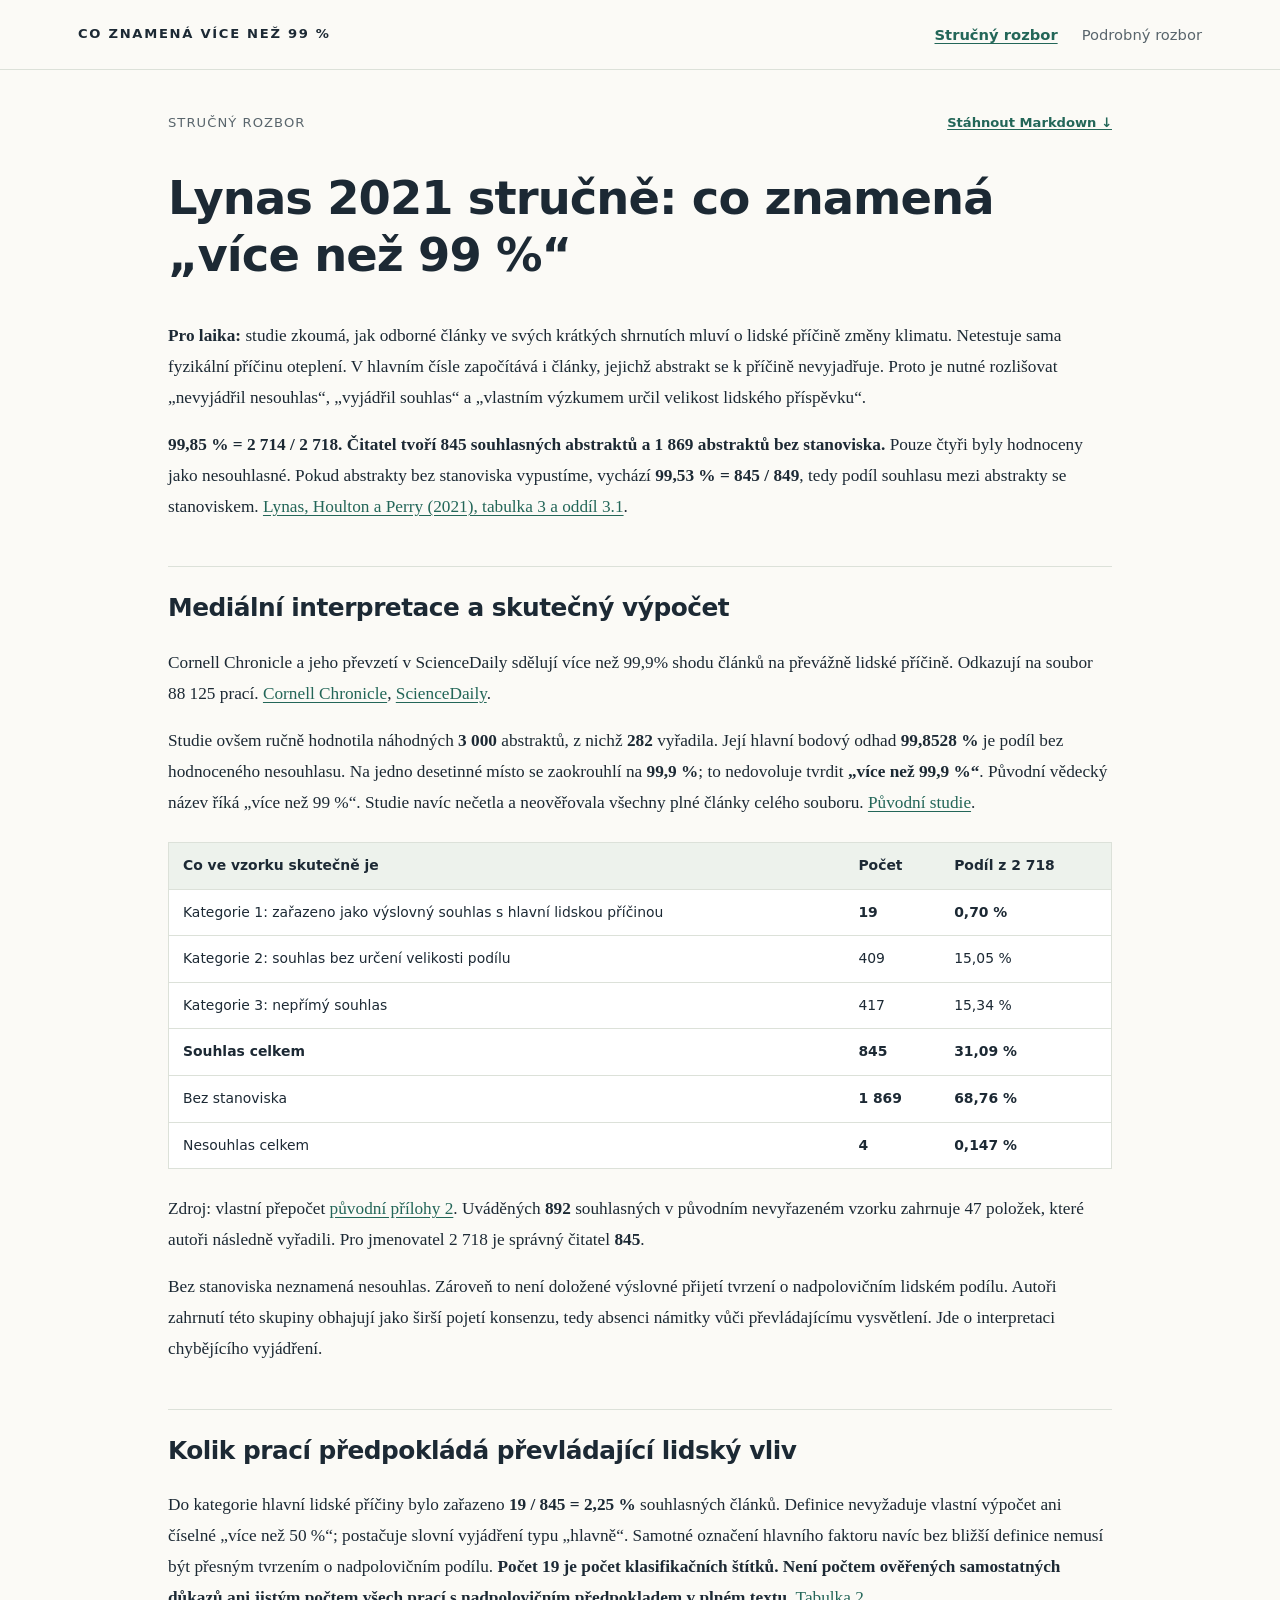
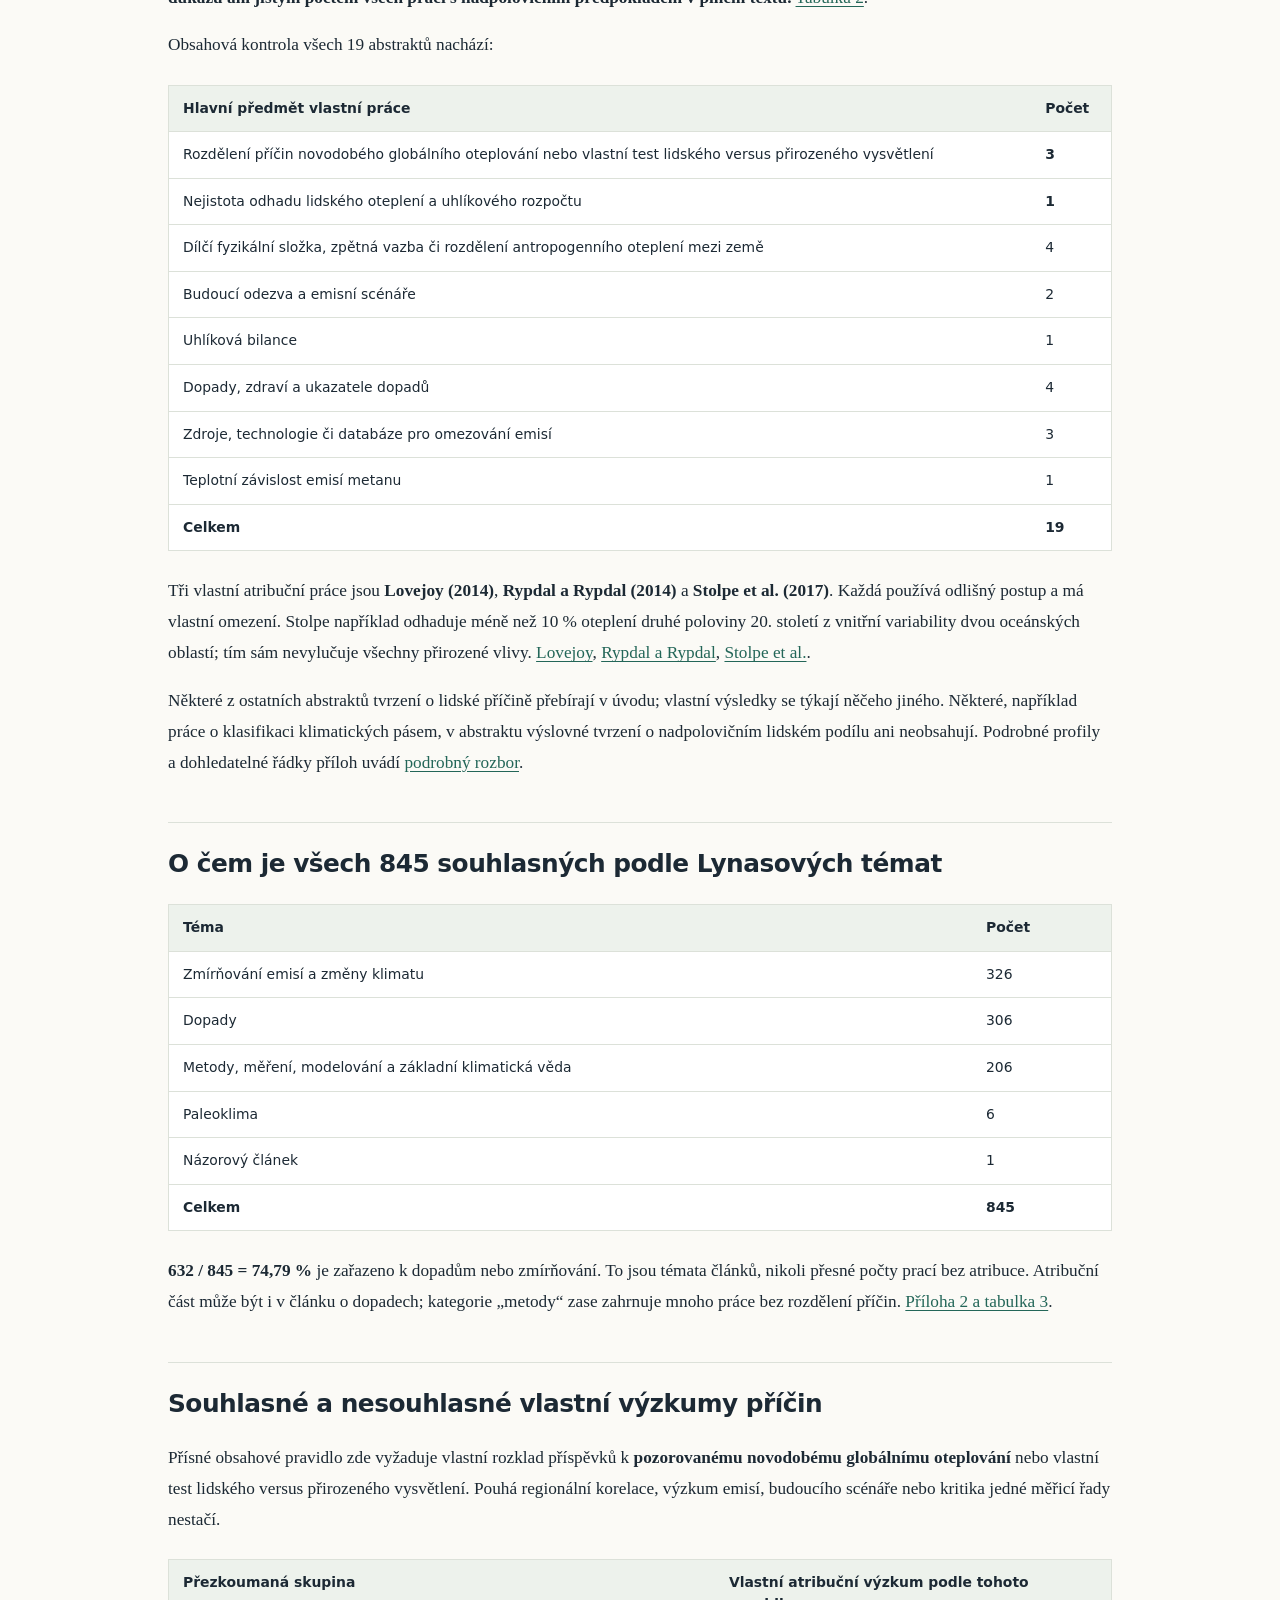
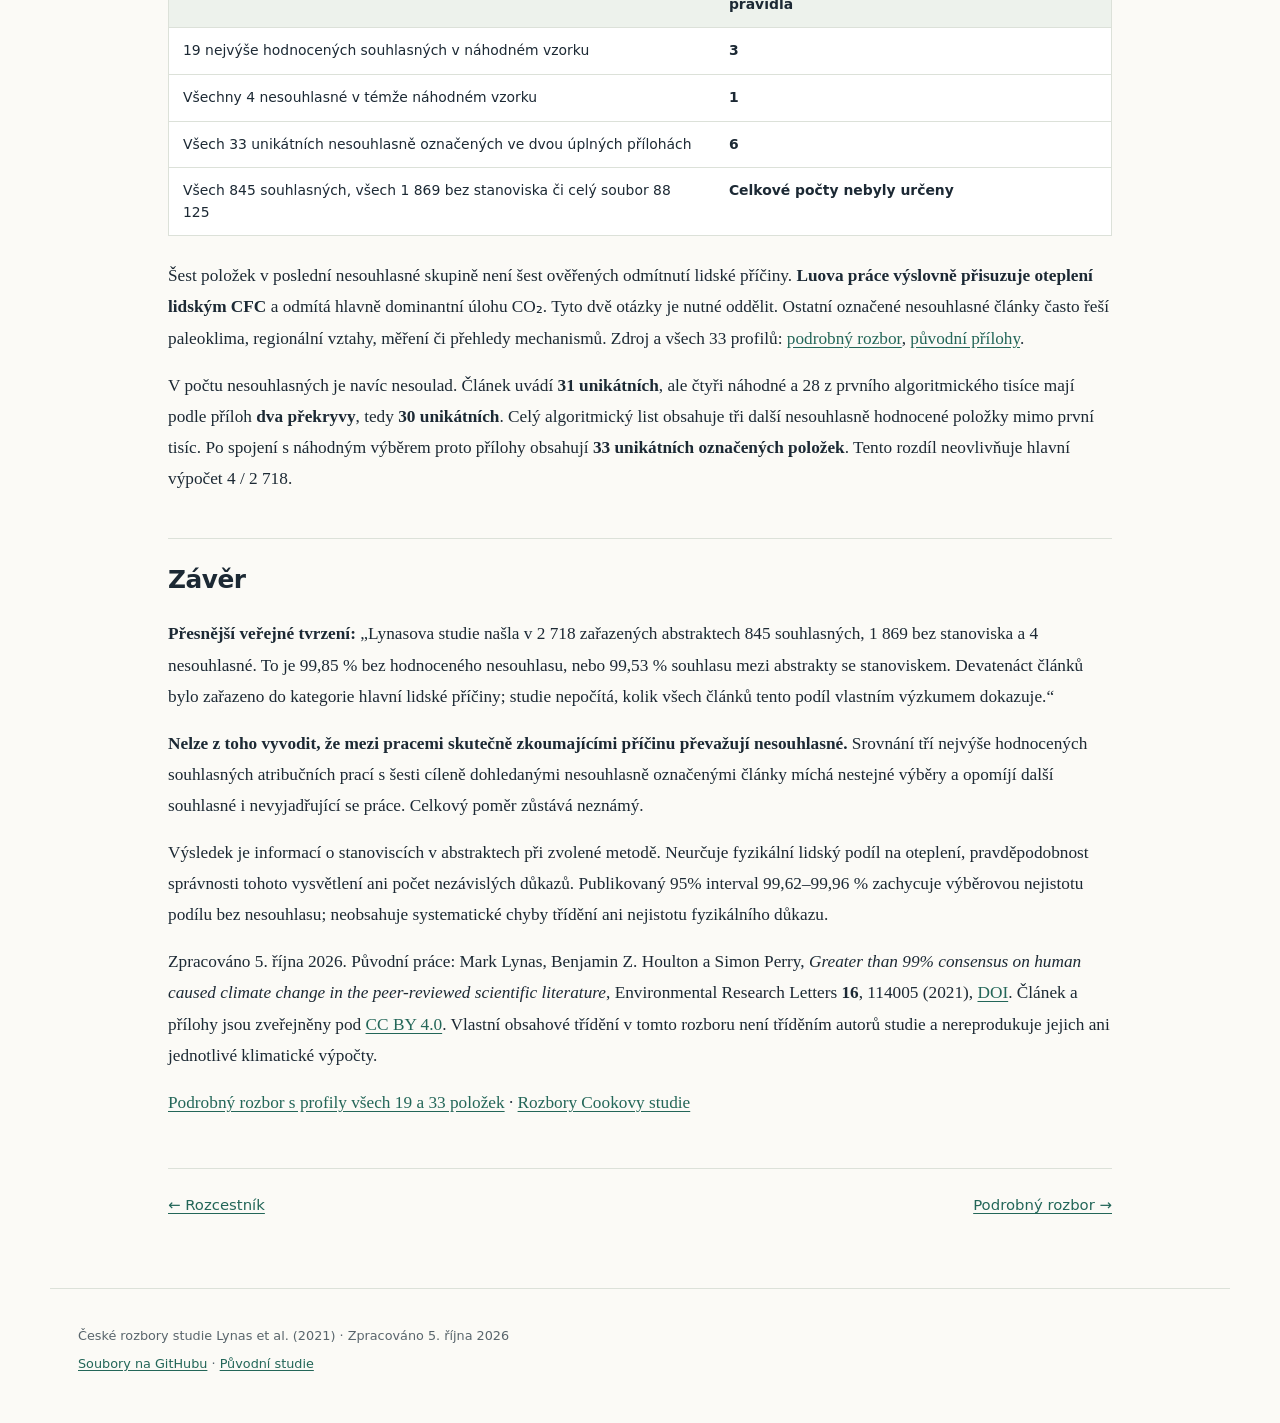
<file: strucny-rozbor.html>
<!doctype html>
<html lang="cs"><head><meta charset="utf-8"><meta name="viewport" content="width=device-width, initial-scale=1"><meta name="description" content="Mediální číslo, oba jmenovatele a počty prací, které samy zkoumají příčiny."><meta name="color-scheme" content="light"><title>Stručný rozbor — Co znamená více než 99 %</title><link rel="stylesheet" href="styles.css"></head><body><a class="skip" href="#main">Přejít na obsah</a><header class="site-header"><div class="nav-wrap"><a class="brand" href="index.html">CO ZNAMENÁ VÍCE NEŽ 99 %</a><nav aria-label="Hlavní navigace"><a href="strucny-rozbor.html" aria-current="page">Stručný rozbor</a><a href="podrobny-rozbor.html" >Podrobný rozbor</a></nav></div></header><main id="main" class="document"><div class="document-meta"><span>Stručný rozbor</span><a href="lynas_2021_strucny_rozbor.md" download>Stáhnout Markdown ↓</a></div><article><h1 id="oddil-lynas-2021-strucne-co-znamena-vice-nez-99">Lynas 2021 stručně: co znamená „více než 99 %“</h1>
<p><strong>Pro laika:</strong> studie zkoumá, jak odborné články ve svých krátkých shrnutích mluví o lidské příčině změny klimatu. Netestuje sama fyzikální příčinu oteplení. V hlavním čísle započítává i články, jejichž abstrakt se k příčině nevyjadřuje. Proto je nutné rozlišovat „nevyjádřil nesouhlas“, „vyjádřil souhlas“ a „vlastním výzkumem určil velikost lidského příspěvku“.</p>
<p><strong>99,85 % = 2 714 / 2 718. Čitatel tvoří 845 souhlasných abstraktů a 1 869 abstraktů bez stanoviska.</strong> Pouze čtyři byly hodnoceny jako nesouhlasné. Pokud abstrakty bez stanoviska vypustíme, vychází <strong>99,53 % = 845 / 849</strong>, tedy podíl souhlasu mezi abstrakty se stanoviskem. <a href="https://doi.org/10.1088/1748-9326/ac2966">Lynas, Houlton a Perry (2021), tabulka 3 a oddíl 3.1</a>.</p>
<h2 id="oddil-medialni-interpretace-a-skutecny-vypocet">Mediální interpretace a skutečný výpočet</h2>
<p>Cornell Chronicle a jeho převzetí v ScienceDaily sdělují více než 99,9% shodu článků na převážně lidské příčině. Odkazují na soubor 88 125 prací. <a href="https://news.cornell.edu/stories/2021/10/more-999-studies-agree-humans-caused-climate-change">Cornell Chronicle</a>, <a href="https://www.sciencedaily.com/releases/2021/10/211019082702.htm">ScienceDaily</a>.</p>
<p>Studie ovšem ručně hodnotila náhodných <strong>3 000</strong> abstraktů, z nichž <strong>282</strong> vyřadila. Její hlavní bodový odhad <strong>99,8528 %</strong> je podíl bez hodnoceného nesouhlasu. Na jedno desetinné místo se zaokrouhlí na <strong>99,9 %</strong>; to nedovoluje tvrdit <strong>„více než 99,9 %“</strong>. Původní vědecký název říká „více než 99 %“. Studie navíc nečetla a neověřovala všechny plné články celého souboru. <a href="https://doi.org/10.1088/1748-9326/ac2966">Původní studie</a>.</p>
<div class="table-scroll" role="region" aria-label="Tabulka" tabindex="0"><table>
<thead>
<tr>
<th>Co ve vzorku skutečně je</th>
<th align="right">Počet</th>
<th align="right">Podíl z 2 718</th>
</tr>
</thead>
<tbody><tr>
<td>Kategorie 1: zařazeno jako výslovný souhlas s hlavní lidskou příčinou</td>
<td align="right"><strong>19</strong></td>
<td align="right"><strong>0,70 %</strong></td>
</tr>
<tr>
<td>Kategorie 2: souhlas bez určení velikosti podílu</td>
<td align="right">409</td>
<td align="right">15,05 %</td>
</tr>
<tr>
<td>Kategorie 3: nepřímý souhlas</td>
<td align="right">417</td>
<td align="right">15,34 %</td>
</tr>
<tr>
<td><strong>Souhlas celkem</strong></td>
<td align="right"><strong>845</strong></td>
<td align="right"><strong>31,09 %</strong></td>
</tr>
<tr>
<td>Bez stanoviska</td>
<td align="right"><strong>1 869</strong></td>
<td align="right"><strong>68,76 %</strong></td>
</tr>
<tr>
<td>Nesouhlas celkem</td>
<td align="right"><strong>4</strong></td>
<td align="right"><strong>0,147 %</strong></td>
</tr>
</tbody></table></div>
<p>Zdroj: vlastní přepočet <a href="https://iopscience.iop.org/article/10.1088/1748-9326/ac2966/data">původní přílohy 2</a>. Uváděných <strong>892</strong> souhlasných v původním nevyřazeném vzorku zahrnuje 47 položek, které autoři následně vyřadili. Pro jmenovatel 2 718 je správný čitatel <strong>845</strong>.</p>
<p>Bez stanoviska neznamená nesouhlas. Zároveň to není doložené výslovné přijetí tvrzení o nadpolovičním lidském podílu. Autoři zahrnutí této skupiny obhajují jako širší pojetí konsenzu, tedy absenci námitky vůči převládajícímu vysvětlení. Jde o interpretaci chybějícího vyjádření.</p>
<h2 id="oddil-kolik-praci-predpoklada-prevladajici-lidsky-vliv">Kolik prací předpokládá převládající lidský vliv</h2>
<p>Do kategorie hlavní lidské příčiny bylo zařazeno <strong>19 / 845 = 2,25 %</strong> souhlasných článků. Definice nevyžaduje vlastní výpočet ani číselné „více než 50 %“; postačuje slovní vyjádření typu „hlavně“. Samotné označení hlavního faktoru navíc bez bližší definice nemusí být přesným tvrzením o nadpolovičním podílu. <strong>Počet 19 je počet klasifikačních štítků. Není počtem ověřených samostatných důkazů ani jistým počtem všech prací s nadpolovičním předpokladem v plném textu.</strong> <a href="https://doi.org/10.1088/1748-9326/ac2966">Tabulka 2</a>.</p>
<p>Obsahová kontrola všech 19 abstraktů nachází:</p>
<div class="table-scroll" role="region" aria-label="Tabulka" tabindex="0"><table>
<thead>
<tr>
<th>Hlavní předmět vlastní práce</th>
<th align="right">Počet</th>
</tr>
</thead>
<tbody><tr>
<td>Rozdělení příčin novodobého globálního oteplování nebo vlastní test lidského versus přirozeného vysvětlení</td>
<td align="right"><strong>3</strong></td>
</tr>
<tr>
<td>Nejistota odhadu lidského oteplení a uhlíkového rozpočtu</td>
<td align="right"><strong>1</strong></td>
</tr>
<tr>
<td>Dílčí fyzikální složka, zpětná vazba či rozdělení antropogenního oteplení mezi země</td>
<td align="right">4</td>
</tr>
<tr>
<td>Budoucí odezva a emisní scénáře</td>
<td align="right">2</td>
</tr>
<tr>
<td>Uhlíková bilance</td>
<td align="right">1</td>
</tr>
<tr>
<td>Dopady, zdraví a ukazatele dopadů</td>
<td align="right">4</td>
</tr>
<tr>
<td>Zdroje, technologie či databáze pro omezování emisí</td>
<td align="right">3</td>
</tr>
<tr>
<td>Teplotní závislost emisí metanu</td>
<td align="right">1</td>
</tr>
<tr>
<td><strong>Celkem</strong></td>
<td align="right"><strong>19</strong></td>
</tr>
</tbody></table></div>
<p>Tři vlastní atribuční práce jsou <strong>Lovejoy (2014)</strong>, <strong>Rypdal a Rypdal (2014)</strong> a <strong>Stolpe et al. (2017)</strong>. Každá používá odlišný postup a má vlastní omezení. Stolpe například odhaduje méně než 10 % oteplení druhé poloviny 20. století z vnitřní variability dvou oceánských oblastí; tím sám nevylučuje všechny přirozené vlivy. <a href="https://doi.org/10.1007/s00382-014-2128-2">Lovejoy</a>, <a href="https://doi.org/10.1175/JCLI-D-13-00296.1">Rypdal a Rypdal</a>, <a href="https://doi.org/10.1175/JCLI-D-16-0803.1">Stolpe et al.</a>.</p>
<p>Některé z ostatních abstraktů tvrzení o lidské příčině přebírají v úvodu; vlastní výsledky se týkají něčeho jiného. Některé, například práce o klasifikaci klimatických pásem, v abstraktu výslovné tvrzení o nadpolovičním lidském podílu ani neobsahují. Podrobné profily a dohledatelné řádky příloh uvádí <a href="podrobny-rozbor.html">podrobný rozbor</a>.</p>
<h2 id="oddil-o-cem-je-vsech-845-souhlasnych-podle-lynasovych-temat">O čem je všech 845 souhlasných podle Lynasových témat</h2>
<div class="table-scroll" role="region" aria-label="Tabulka" tabindex="0"><table>
<thead>
<tr>
<th>Téma</th>
<th align="right">Počet</th>
</tr>
</thead>
<tbody><tr>
<td>Zmírňování emisí a změny klimatu</td>
<td align="right">326</td>
</tr>
<tr>
<td>Dopady</td>
<td align="right">306</td>
</tr>
<tr>
<td>Metody, měření, modelování a základní klimatická věda</td>
<td align="right">206</td>
</tr>
<tr>
<td>Paleoklima</td>
<td align="right">6</td>
</tr>
<tr>
<td>Názorový článek</td>
<td align="right">1</td>
</tr>
<tr>
<td><strong>Celkem</strong></td>
<td align="right"><strong>845</strong></td>
</tr>
</tbody></table></div>
<p><strong>632 / 845 = 74,79 %</strong> je zařazeno k dopadům nebo zmírňování. To jsou témata článků, nikoli přesné počty prací bez atribuce. Atribuční část může být i v článku o dopadech; kategorie „metody“ zase zahrnuje mnoho práce bez rozdělení příčin. <a href="https://iopscience.iop.org/article/10.1088/1748-9326/ac2966/data">Příloha 2 a tabulka 3</a>.</p>
<h2 id="oddil-souhlasne-a-nesouhlasne-vlastni-vyzkumy-pricin">Souhlasné a nesouhlasné vlastní výzkumy příčin</h2>
<p>Přísné obsahové pravidlo zde vyžaduje vlastní rozklad příspěvků k <strong>pozorovanému novodobému globálnímu oteplování</strong> nebo vlastní test lidského versus přirozeného vysvětlení. Pouhá regionální korelace, výzkum emisí, budoucího scénáře nebo kritika jedné měřicí řady nestačí.</p>
<div class="table-scroll" role="region" aria-label="Tabulka" tabindex="0"><table>
<thead>
<tr>
<th>Přezkoumaná skupina</th>
<th align="right">Vlastní atribuční výzkum podle tohoto pravidla</th>
</tr>
</thead>
<tbody><tr>
<td>19 nejvýše hodnocených souhlasných v náhodném vzorku</td>
<td align="right"><strong>3</strong></td>
</tr>
<tr>
<td>Všechny 4 nesouhlasné v témže náhodném vzorku</td>
<td align="right"><strong>1</strong></td>
</tr>
<tr>
<td>Všech 33 unikátních nesouhlasně označených ve dvou úplných přílohách</td>
<td align="right"><strong>6</strong></td>
</tr>
<tr>
<td>Všech 845 souhlasných, všech 1 869 bez stanoviska či celý soubor 88 125</td>
<td align="right"><strong>Celkové počty nebyly určeny</strong></td>
</tr>
</tbody></table></div>
<p>Šest položek v poslední nesouhlasné skupině není šest ověřených odmítnutí lidské příčiny. <strong>Luova práce výslovně přisuzuje oteplení lidským CFC</strong> a odmítá hlavně dominantní úlohu CO₂. Tyto dvě otázky je nutné oddělit. Ostatní označené nesouhlasné články často řeší paleoklima, regionální vztahy, měření či přehledy mechanismů. Zdroj a všech 33 profilů: <a href="podrobny-rozbor.html">podrobný rozbor</a>, <a href="https://iopscience.iop.org/article/10.1088/1748-9326/ac2966/data">původní přílohy</a>.</p>
<p>V počtu nesouhlasných je navíc nesoulad. Článek uvádí <strong>31 unikátních</strong>, ale čtyři náhodné a 28 z prvního algoritmického tisíce mají podle příloh <strong>dva překryvy</strong>, tedy <strong>30 unikátních</strong>. Celý algoritmický list obsahuje tři další nesouhlasně hodnocené položky mimo první tisíc. Po spojení s náhodným výběrem proto přílohy obsahují <strong>33 unikátních označených položek</strong>. Tento rozdíl neovlivňuje hlavní výpočet 4 / 2 718.</p>
<h2 id="oddil-zaver">Závěr</h2>
<p><strong>Přesnější veřejné tvrzení:</strong> „Lynasova studie našla v 2 718 zařazených abstraktech 845 souhlasných, 1 869 bez stanoviska a 4 nesouhlasné. To je 99,85 % bez hodnoceného nesouhlasu, nebo 99,53 % souhlasu mezi abstrakty se stanoviskem. Devatenáct článků bylo zařazeno do kategorie hlavní lidské příčiny; studie nepočítá, kolik všech článků tento podíl vlastním výzkumem dokazuje.“</p>
<p><strong>Nelze z toho vyvodit, že mezi pracemi skutečně zkoumajícími příčinu převažují nesouhlasné.</strong> Srovnání tří nejvýše hodnocených souhlasných atribučních prací s šesti cíleně dohledanými nesouhlasně označenými články míchá nestejné výběry a opomíjí další souhlasné i nevyjadřující se práce. Celkový poměr zůstává neznámý.</p>
<p>Výsledek je informací o stanoviscích v abstraktech při zvolené metodě. Neurčuje fyzikální lidský podíl na oteplení, pravděpodobnost správnosti tohoto vysvětlení ani počet nezávislých důkazů. Publikovaný 95% interval 99,62–99,96 % zachycuje výběrovou nejistotu podílu bez nesouhlasu; neobsahuje systematické chyby třídění ani nejistotu fyzikálního důkazu.</p>
<p>Zpracováno 5. října 2026. Původní práce: Mark Lynas, Benjamin Z. Houlton a Simon Perry, <em>Greater than 99% consensus on human caused climate change in the peer-reviewed scientific literature</em>, Environmental Research Letters <strong>16</strong>, 114005 (2021), <a href="https://doi.org/10.1088/1748-9326/ac2966">DOI</a>. Článek a přílohy jsou zveřejněny pod <a href="https://creativecommons.org/licenses/by/4.0/">CC BY 4.0</a>. Vlastní obsahové třídění v tomto rozboru není tříděním autorů studie a nereprodukuje jejich ani jednotlivé klimatické výpočty.</p>
<p><a href="podrobny-rozbor.html">Podrobný rozbor s profily všech 19 a 33 položek</a> · <a href="https://nabiknab-eng.github.io/cook-2013-rozbory/">Rozbory Cookovy studie</a></p>
</article><div class="end-links"><a href="index.html">← Rozcestník</a><a href="podrobny-rozbor.html">Podrobný rozbor →</a></div></main><footer class="site-footer"><p>České rozbory studie Lynas et al. (2021) · Zpracováno 5. října 2026</p><p><a href="https://github.com/nabiknab-eng/lynas-2021-rozbory">Soubory na GitHubu</a> · <a href="https://doi.org/10.1088/1748-9326/ac2966">Původní studie</a></p></footer></body></html>
</file>
<file: styles.css>
:root{--paper:#fbfaf6;--ink:#1c2934;--muted:#59656c;--accent:#236658;--line:#dce1d9;--wash:#edf2ec;--sans:system-ui,-apple-system,BlinkMacSystemFont,"Segoe UI",sans-serif;--serif:Georgia,"Times New Roman",serif}*{box-sizing:border-box}html{scroll-behavior:smooth;scroll-padding-top:7rem}body{margin:0;background:var(--paper);color:var(--ink);font-family:var(--sans);line-height:1.7}a{color:var(--accent);text-underline-offset:.18em}a:hover{text-decoration-thickness:2px}a:focus-visible,.table-scroll:focus-visible{outline:3px solid var(--accent);outline-offset:5px}.skip{position:absolute;top:-100px;left:20px;z-index:20;background:white;padding:1rem}.skip:focus{top:10px}.site-header{background:var(--paper);border-bottom:1px solid var(--line)}.nav-wrap{max-width:1180px;padding:22px 28px;margin:auto;display:flex;align-items:center;justify-content:space-between;gap:24px}.brand{font-size:.82rem;letter-spacing:.13em;font-weight:800;text-decoration:none;color:var(--ink)}nav{display:flex;gap:24px;font-size:.92rem}nav a{text-decoration:none;color:var(--muted)}nav a[aria-current]{color:var(--accent);font-weight:700;text-decoration:underline}.home{max-width:1040px;margin:0 auto;padding:78px 28px 64px}.eyebrow{font-size:.75rem;letter-spacing:.16em;font-weight:700;color:var(--muted);margin-bottom:24px}.home h1{font-family:var(--serif);font-weight:400;font-size:clamp(2.8rem,7vw,5.4rem);line-height:1.12;letter-spacing:-.045em;margin:0 0 28px}.home h1 span{color:var(--accent)}.lead{font-size:1.32rem;max-width:740px;color:var(--muted);line-height:1.55}.overview{margin:36px 0 28px;display:grid;grid-template-columns:1fr 1.6fr;gap:28px;align-items:center;background:var(--wash);padding:28px 34px;border-left:4px solid var(--accent)}.overview p{margin:0;font-size:1rem}.number{font-size:2.3rem;font-weight:700;white-space:nowrap;line-height:1.2;color:var(--accent)}.number span{display:block;font-weight:400;font-size:1.25rem;color:var(--muted);margin-top:8px}.intro{max-width:850px;color:var(--muted)}.cards{display:grid;grid-template-columns:1fr 1fr;gap:20px;margin-top:38px}.card{display:block;color:var(--ink);text-decoration:none;padding:28px 30px;border:1px solid var(--line);background:white;transition:border-color .15s}.card:hover{border-color:var(--accent)}.card-number{font-size:.8rem;color:var(--accent);letter-spacing:.1em}.card h2{font-family:var(--serif);font-size:1.8rem;font-weight:400;margin:12px 0}.card p{color:var(--muted);font-size:.97rem}.card-link{display:block;font-weight:600;color:var(--accent);margin-top:24px}.home-note{font-size:.87rem;color:var(--muted);margin-top:26px}.document{max-width:1000px;margin:0 auto;padding:42px 28px 70px}.document-meta{display:flex;gap:20px;justify-content:space-between;align-items:center;margin-bottom:36px;font-size:.82rem;color:var(--muted)}.document-meta span{letter-spacing:.08em;text-transform:uppercase}.document-meta a{font-weight:600}article{font-family:var(--serif);font-size:1.08rem;line-height:1.8;overflow-wrap:anywhere}article h1,article h2,article h3,article h4{font-family:var(--sans);line-height:1.35;letter-spacing:-.02em;scroll-margin-top:24px}article h1{font-size:clamp(1.9rem,4vw,2.9rem);line-height:1.22;margin:0 0 36px}article h2{font-size:1.55rem;margin:44px 0 22px;padding-top:24px;border-top:1px solid var(--line)}article h3{font-size:1.15rem;margin:32px 0 16px}article p{margin:16px 0}article strong{font-weight:700}article li{margin:10px 0}article ul,article ol{padding-left:1.5rem}article a{overflow-wrap:anywhere}article pre{overflow:auto;background:var(--wash);border:1px solid var(--line);padding:20px 24px;font-size:.82rem;line-height:1.7;white-space:pre}article code{font-family:ui-monospace,SFMono-Regular,Consolas,monospace;font-size:.88em}article p code,article li code{background:var(--wash);padding:2px 5px}.table-scroll{overflow-x:auto;margin:24px 0;border:1px solid var(--line)}table{border-collapse:collapse;width:100%;font-family:var(--sans);font-size:.87rem;line-height:1.55;background:white}th,td{text-align:left;padding:12px 14px;vertical-align:top;border-bottom:1px solid var(--line)}th{background:var(--wash);font-weight:700}tr:last-child td{border-bottom:0}blockquote{margin:24px 0;padding:4px 22px;border-left:4px solid var(--accent);color:var(--muted)}.end-links{display:flex;justify-content:space-between;gap:24px;margin-top:50px;padding-top:24px;border-top:1px solid var(--line);font-size:.93rem}.site-footer{max-width:1180px;margin:auto;padding:30px 28px 42px;border-top:1px solid var(--line);font-size:.8rem;color:var(--muted)}.site-footer p{margin:6px 0}@media(max-width:640px){.nav-wrap{padding:18px 20px;display:block}.brand{display:inline-block;margin-bottom:12px}nav{gap:20px;font-size:.88rem}.home{padding:42px 20px}.lead{font-size:1.14rem}.overview{grid-template-columns:1fr;padding:22px;gap:18px}.number span{display:inline;font-size:1.4rem;margin-left:8px}.cards{grid-template-columns:1fr}.card{padding:24px}.document{padding:28px 20px 46px}.document-meta{font-size:.74rem;margin-bottom:26px}article{font-size:1.02rem}article h2{font-size:1.32rem}th,td{padding:10px;font-size:.82rem}article pre{padding:16px;font-size:.75rem}.site-footer{padding:25px 20px}.end-links{font-size:.82rem}}@media(prefers-reduced-motion:reduce){html{scroll-behavior:auto}.card{transition:none}}@media print{.site-header,.document-meta,.end-links,.skip{display:none}body{background:white;color:black}.document{max-width:none;padding:0}article{font-size:10.5pt;line-height:1.5}article h1{font-size:22pt}article h2{font-size:16pt;break-after:avoid}article h3{break-after:avoid}.table-scroll{overflow:visible}table{font-size:8pt}tr,blockquote{break-inside:avoid}article pre{white-space:pre-wrap;font-size:8pt}.site-footer{font-size:8pt}a{color:black}}
</file>
